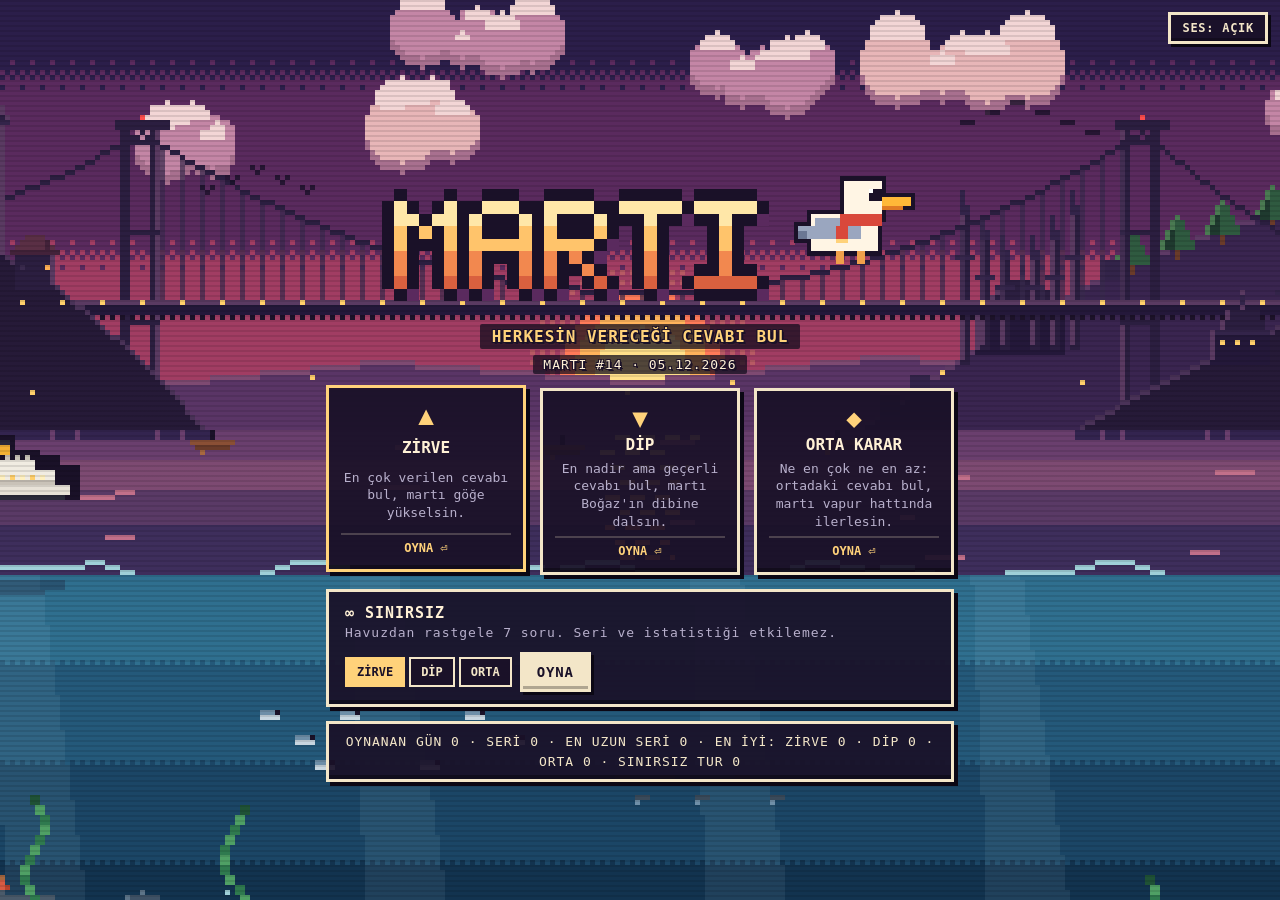
<file: index.html>
<!DOCTYPE html>
<html lang="tr">
<head>
  <meta charset="UTF-8">
  <meta name="viewport" content="width=device-width, initial-scale=1.0">
  <title>MARTI — Türkçe Tahmin Oyunu</title>
  <link rel="stylesheet" href="style.css">
</head>
<body>
  <canvas id="scene" width="384" height="216"></canvas>
  <div class="crt" aria-hidden="true"></div>

  <div id="ui">
    <button id="sound-btn" class="hud-btn sound-btn" type="button">SES: AÇIK</button>

    <!-- 1. ANA MENÜ -->
    <section id="menu" class="screen active" aria-label="Ana Menü">
      <div class="menu-header">
        <canvas id="logo" width="144" height="48"></canvas>
        <p class="menu-subtitle">HERKESİN VERECEĞİ CEVABI BUL</p>
        <p id="menu-day" class="menu-day"></p>
      </div>
      <div id="mode-cards" class="mode-cards"></div>
      <div id="unlimited-card" class="unlimited-card"></div>
      <div id="stats-bar" class="stats-bar"></div>
    </section>

    <!-- 2. GİRİŞ YAZISI -->
    <div id="intro-text" class="intro-text" aria-live="polite"></div>

    <!-- 3. SORU EKRANI -->
    <section id="question" class="screen" aria-label="Soru">
      <div id="zone-badge" class="zone-badge"></div>

      <div id="sign-card" class="sign-card">
        <div class="sign-meta">
          <div id="progress-boxes" class="progress-boxes" aria-label="İlerleme"></div>
          <span id="total-score" class="total-score">0 PUAN</span>
        </div>
        <div id="question-counter" class="question-counter"></div>
        <h2 id="question-text" class="question-text"></h2>
        <p id="question-hint" class="question-hint"></p>
        <div class="timer-row">
          <div id="timer-track" class="timer-track" role="progressbar" aria-valuemin="0" aria-valuemax="30" aria-valuenow="30">
            <div id="timer-fill" class="timer-fill"></div>
          </div>
          <span id="timer-text" class="timer-text">30</span>
        </div>
      </div>

      <div id="esc-confirm" class="esc-confirm" hidden>TURU BIRAK? ENTER: EVET · ESC: HAYIR</div>

      <div id="dock" class="dock">
        <button id="pass-btn" class="pixel-btn btn-pass" type="button">GEÇ</button>
        <div id="info-bar" class="info-bar" role="alert" aria-live="polite"></div>
        <div id="tier-strip" class="tier-strip" hidden></div>
        <div id="input-row" class="input-row">
          <input
            id="answer-input"
            class="answer-input"
            type="text"
            placeholder="CEVABIN…"
            autocomplete="off"
            spellcheck="false"
            maxlength="64"
          >
          <button id="submit-btn" class="pixel-btn btn-primary" type="button">GÖNDER</button>
        </div>
      </div>
    </section>

    <!-- 4. SONUÇ PANELİ -->
    <section id="result" class="screen" aria-label="Sonuç">
      <aside id="result-panel" class="result-panel" aria-live="polite">
        <div id="result-header" class="result-header">
          <div id="result-tier" class="result-tier"></div>
          <div id="result-points" class="result-points"></div>
        </div>
        <p id="result-sentence" class="result-sentence"></p>
        <div class="other-answers-block">
          <div id="list-title" class="other-answers-title"></div>
          <ul id="answers-list" class="answers-list"></ul>
        </div>
        <button id="next-btn" class="pixel-btn btn-primary btn-full" type="button">SONRAKİ SORU ⏎</button>
      </aside>
    </section>

    <!-- 5. SİNEMATİK BİTİŞ -->
    <section id="cinematic" class="screen" aria-label="Bölge Özeti">
      <div id="cine-zone" class="cine-zone"></div>
      <div id="cine-score" class="cine-score"></div>
      <div id="cine-badge" class="cine-badge"></div>
      <div class="cine-prompt">DEVAM İÇİN TIKLA / ENTER</div>
    </section>

    <!-- 6. ÖZET -->
    <section id="summary" class="screen" aria-label="Tur Özeti">
      <div class="summary-panel">
        <div class="summary-col summary-left">
          <div id="summary-title" class="summary-kicker"></div>
          <div id="summary-score" class="summary-score"></div>
          <div id="summary-streak" class="summary-streak"></div>
          <ul id="summary-list" class="summary-list"></ul>
        </div>
        <div class="summary-col summary-right">
          <div class="summary-kicker">BUGÜNKÜ MODLAR</div>
          <div id="summary-modes" class="summary-modes"></div>
          <div class="summary-actions">
            <button id="summary-next-btn" class="pixel-btn btn-primary btn-full" type="button"></button>
            <button id="summary-unlimited-btn" class="pixel-btn btn-secondary btn-full" type="button" hidden>SINIRSIZ OYNA</button>
            <button id="share-btn" class="pixel-btn btn-secondary btn-full" type="button">PAYLAŞ</button>
            <button id="menu-btn" class="pixel-btn btn-secondary btn-full" type="button">ANA MENÜ (ESC)</button>
          </div>
        </div>
      </div>
    </section>

    <div id="debug-box" class="debug-box" hidden></div>
  </div>

  <!-- Klasik script sırası: file:// uyumlu, module YOK -->
  <script src="config.js"></script>
  <script src="data/q01_10.js"></script>
  <script src="data/q11_20.js"></script>
  <script src="data/q21_31.js"></script>
  <script src="data/q32_42.js"></script>
  <script src="matcher.js"></script>
  <script src="font.js"></script>
  <script src="zones.js"></script>
  <script src="scene.js"></script>
  <script src="sound.js"></script>
  <script src="game.js"></script>
</body>
</html>
</file>
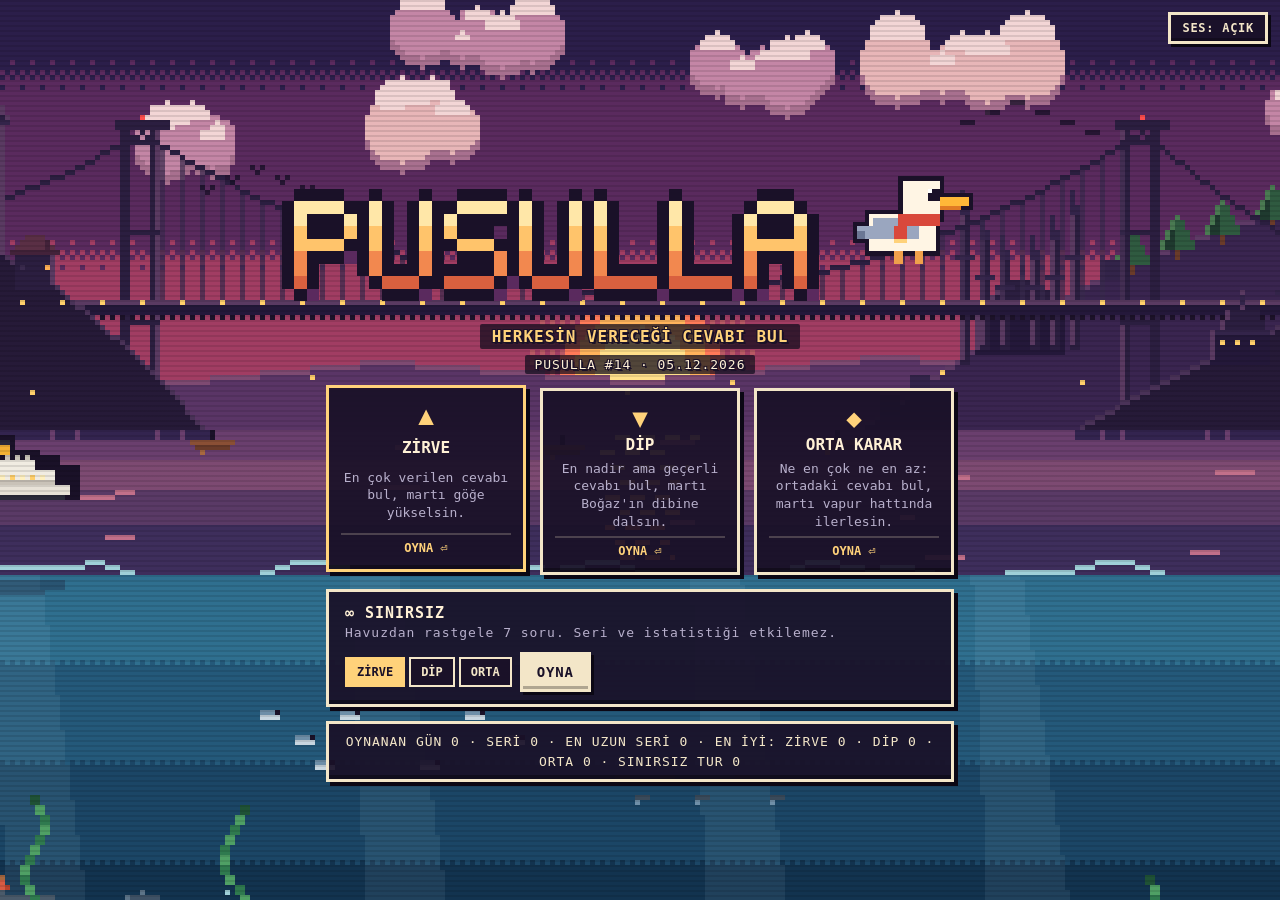
<file: v2/index.html>
<!DOCTYPE html>
<html lang="tr">
<head>
  <meta charset="UTF-8">
  <meta name="viewport" content="width=device-width, initial-scale=1.0">
  <title>PUSULLA — Türkçe Tahmin Oyunu</title>
  <link rel="stylesheet" href="style.css">
</head>
<body>
  <canvas id="scene" width="384" height="216"></canvas>
  <div class="crt" aria-hidden="true"></div>

  <div id="ui">
    <button id="sound-btn" class="hud-btn sound-btn" type="button">SES: AÇIK</button>

    <!-- 1. ANA MENÜ -->
    <section id="menu" class="screen active" aria-label="Ana Menü">
      <div class="menu-header">
        <canvas id="logo" width="180" height="48"></canvas>
        <p class="menu-subtitle">HERKESİN VERECEĞİ CEVABI BUL</p>
        <p id="menu-day" class="menu-day"></p>
      </div>
      <div id="mode-cards" class="mode-cards"></div>
      <div id="unlimited-card" class="unlimited-card"></div>
      <div id="stats-bar" class="stats-bar"></div>
    </section>

    <!-- 2. GİRİŞ YAZISI -->
    <div id="intro-text" class="intro-text" aria-live="polite"></div>

    <!-- 3. SORU EKRANI -->
    <section id="question" class="screen" aria-label="Soru">
      <div id="zone-badge" class="zone-badge"></div>

      <div id="sign-card" class="sign-card">
        <div class="sign-meta">
          <div id="progress-boxes" class="progress-boxes" aria-label="İlerleme"></div>
          <span id="total-score" class="total-score">0 PUAN</span>
        </div>
        <div id="question-counter" class="question-counter"></div>
        <h2 id="question-text" class="question-text"></h2>
        <p id="question-hint" class="question-hint"></p>
        <div class="timer-row">
          <div id="timer-track" class="timer-track" role="progressbar" aria-valuemin="0" aria-valuemax="30" aria-valuenow="30">
            <div id="timer-fill" class="timer-fill"></div>
          </div>
          <span id="timer-text" class="timer-text">30</span>
        </div>
      </div>

      <div id="esc-confirm" class="esc-confirm" hidden>TURU BIRAK? ENTER: EVET · ESC: HAYIR</div>

      <div id="dock" class="dock">
        <button id="pass-btn" class="pixel-btn btn-pass" type="button">GEÇ</button>
        <div id="info-bar" class="info-bar" role="alert" aria-live="polite"></div>
        <div id="tier-strip" class="tier-strip" hidden></div>
        <div id="input-row" class="input-row">
          <input
            id="answer-input"
            class="answer-input"
            type="text"
            placeholder="CEVABIN…"
            autocomplete="off"
            spellcheck="false"
            maxlength="64"
          >
          <button id="submit-btn" class="pixel-btn btn-primary" type="button">GÖNDER</button>
        </div>
      </div>
    </section>

    <!-- 4. SONUÇ PANELİ -->
    <section id="result" class="screen" aria-label="Sonuç">
      <aside id="result-panel" class="result-panel" aria-live="polite">
        <div id="result-header" class="result-header">
          <div id="result-tier" class="result-tier"></div>
          <div id="result-points" class="result-points"></div>
        </div>
        <p id="result-sentence" class="result-sentence"></p>
        <div class="other-answers-block">
          <div id="list-title" class="other-answers-title"></div>
          <ul id="answers-list" class="answers-list"></ul>
        </div>
        <button id="next-btn" class="pixel-btn btn-primary btn-full" type="button">SONRAKİ SORU ⏎</button>
      </aside>
    </section>

    <!-- 5. SİNEMATİK BİTİŞ -->
    <section id="cinematic" class="screen" aria-label="Bölge Özeti">
      <div id="cine-zone" class="cine-zone"></div>
      <div id="cine-score" class="cine-score"></div>
      <div id="cine-badge" class="cine-badge"></div>
      <div class="cine-prompt">DEVAM İÇİN TIKLA / ENTER</div>
    </section>

    <!-- 6. ÖZET -->
    <section id="summary" class="screen" aria-label="Tur Özeti">
      <div class="summary-panel">
        <div class="summary-col summary-left">
          <div id="summary-title" class="summary-kicker"></div>
          <div id="summary-score" class="summary-score"></div>
          <div id="summary-streak" class="summary-streak"></div>
          <ul id="summary-list" class="summary-list"></ul>
        </div>
        <div class="summary-col summary-right">
          <div class="summary-kicker">BUGÜNKÜ MODLAR</div>
          <div id="summary-modes" class="summary-modes"></div>
          <div class="summary-actions">
            <button id="summary-next-btn" class="pixel-btn btn-primary btn-full" type="button"></button>
            <button id="summary-unlimited-btn" class="pixel-btn btn-secondary btn-full" type="button" hidden>SINIRSIZ OYNA</button>
            <button id="share-btn" class="pixel-btn btn-secondary btn-full" type="button">PAYLAŞ</button>
            <button id="menu-btn" class="pixel-btn btn-secondary btn-full" type="button">ANA MENÜ (ESC)</button>
          </div>
        </div>
      </div>
    </section>

    <div id="debug-box" class="debug-box" hidden></div>
  </div>

  <!-- Klasik script sırası: file:// uyumlu, module YOK -->
  <script src="config.js"></script>
  <script src="data/q01_10.js"></script>
  <script src="data/q11_20.js"></script>
  <script src="data/q21_31.js"></script>
  <script src="data/q32_42.js"></script>
  <script src="matcher.js"></script>
  <script src="font.js"></script>
  <script src="zones.js"></script>
  <script src="scene.js"></script>
  <script src="sound.js"></script>
  <script src="game.js"></script>
</body>
</html>
</file>
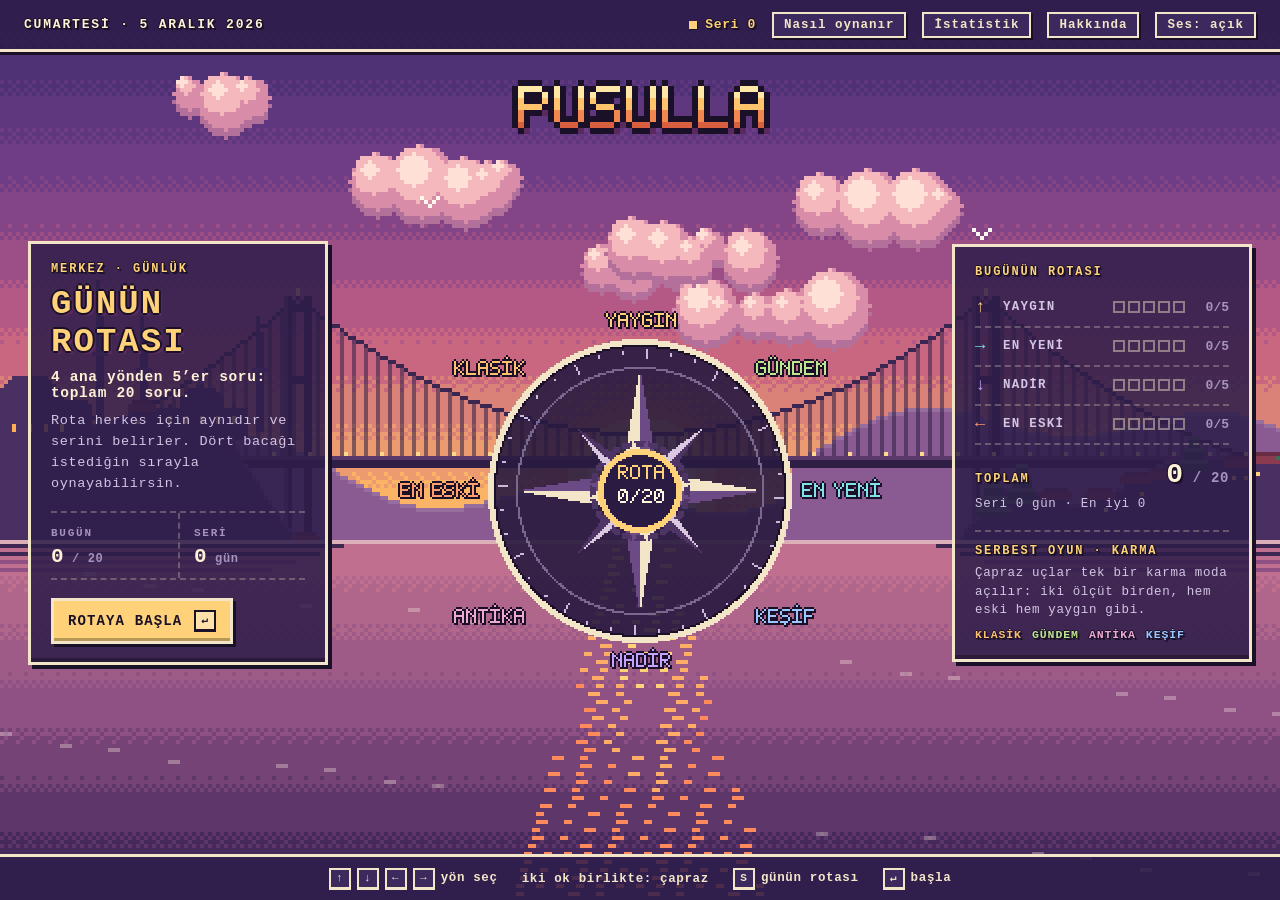
<file: v3/index.html>
<!DOCTYPE html>
<html lang="tr">
<head>
  <meta charset="utf-8">
  <meta name="viewport" content="width=device-width, initial-scale=1">
  <title>PUSULLA</title>
  <!-- BEGIN GORSEL -->
  <!-- GORSEL:BASLA -->
  <link rel="stylesheet" href="style.css">
  <script src="ui/core.js"></script>
  <script src="ui/pixfont.js"></script>
  <script src="scenes/core.js"></script>
  <script src="scenes/bosphorus.js"></script>
  <script src="scenes/themes.js"></script>
  <script src="scenes/bg_a.js"></script>
  <script src="scenes/bg_b.js"></script>
  <script src="scenes/bg_c.js"></script>
  <script src="scenes/bg_d.js"></script>
  <script src="scenes/bg_e.js"></script>
  <script src="scenes/bg_f.js"></script>
  <script src="scenes/walker.js"></script>
  <script src="ui/logo.js"></script>
  <script src="ui/rose.js"></script>
  <script src="ui/menu.js"></script>
  <script src="ui/charts.js"></script>
  <script src="ui/tiers.js"></script>
  <script src="ui/question.js"></script>
  <script src="ui/screens.js"></script>
  <script src="ui/overlay.js"></script>
  <!-- GORSEL:BITIR -->
  <!-- END GORSEL -->
</head>
<body data-phase="menu" data-mode="" data-era="simdi">
  <div id="app"></div>

  <script src="bus.js"></script>
  <script src="config.js"></script>
  <script src="store.js"></script>
  <script src="matcher.js"></script>
  <script src="engine.js"></script>
  <script src="daily.js"></script>
  <script src="data/_meta.js"></script>
  <script src="data/pool/ada.js"></script>
  <script src="data/pool/ankara_ilce.js"></script>
  <script src="data/pool/antik_kent_tr.js"></script>
  <script src="data/pool/antik_uygarlik.js"></script>
  <script src="data/pool/avrupa_kulubu.js"></script>
  <script src="data/pool/baharat.js"></script>
  <script src="data/pool/baskent.js"></script>
  <script src="data/pool/bilgisayar_donanimi.js"></script>
  <script src="data/pool/bilim_insani.js"></script>
  <script src="data/pool/bm_genel_sekreter.js"></script>
  <script src="data/pool/corba.js"></script>
  <script src="data/pool/cumhurbaskani.js"></script>
  <script src="data/pool/dag.js"></script>
  <script src="data/pool/degerli_tas.js"></script>
  <script src="data/pool/deniz_okyanus.js"></script>
  <script src="data/pool/dk_sampiyon.js"></script>
  <script src="data/pool/dosya_uzantisi.js"></script>
  <script src="data/pool/dunya_harikasi.js"></script>
  <script src="data/pool/dunya_sehri.js"></script>
  <script src="data/pool/element.js"></script>
  <script src="data/pool/f1_pilotu.js"></script>
  <script src="data/pool/film.js"></script>
  <script src="data/pool/gezegen.js"></script>
  <script src="data/pool/gunes_uydu.js"></script>
  <script src="data/pool/havayolu.js"></script>
  <script src="data/pool/hayvan.js"></script>
  <script src="data/pool/icat.js"></script>
  <script src="data/pool/icecek.js"></script>
  <script src="data/pool/insan_organi.js"></script>
  <script src="data/pool/isletim_sistemi.js"></script>
  <script src="data/pool/ist_ilce.js"></script>
  <script src="data/pool/ist_muze.js"></script>
  <script src="data/pool/kahvaltilik.js"></script>
  <script src="data/pool/klasik_besteci.js"></script>
  <script src="data/pool/meslek.js"></script>
  <script src="data/pool/meyve.js"></script>
  <script src="data/pool/milli_park_tr.js"></script>
  <script src="data/pool/muzik_aleti.js"></script>
  <script src="data/pool/muzik_turu.js"></script>
  <script src="data/pool/nba_takimi.js"></script>
  <script src="data/pool/nehir.js"></script>
  <script src="data/pool/olimpiyat_sehri.js"></script>
  <script src="data/pool/osmanli_padisahi.js"></script>
  <script src="data/pool/otomobil_markasi.js"></script>
  <script src="data/pool/oyun_konsolu.js"></script>
  <script src="data/pool/para_birimi.js"></script>
  <script src="data/pool/peynir_cesidi.js"></script>
  <script src="data/pool/pixar.js"></script>
  <script src="data/pool/prog_dili.js"></script>
  <script src="data/pool/sarki.js"></script>
  <script src="data/pool/savas_antlasma.js"></script>
  <script src="data/pool/sebze.js"></script>
  <script src="data/pool/sinan_yapisi.js"></script>
  <script src="data/pool/sosyal_medya.js"></script>
  <script src="data/pool/spor_dali.js"></script>
  <script src="data/pool/spor_ekipmani.js"></script>
  <script src="data/pool/super_lig.js"></script>
  <script src="data/pool/takimyildiz.js"></script>
  <script src="data/pool/tarayici.js"></script>
  <script src="data/pool/tatli.js"></script>
  <script src="data/pool/telefon_markasi.js"></script>
  <script src="data/pool/tr_il.js"></script>
  <script src="data/pool/turk_dizisi.js"></script>
  <script src="data/pool/turk_filmi.js"></script>
  <script src="data/pool/turk_kebabi.js"></script>
  <script src="data/pool/turk_markasi.js"></script>
  <script src="data/pool/turk_muzik_grubu.js"></script>
  <script src="data/pool/turk_universitesi.js"></script>
  <script src="data/pool/ulke.js"></script>
  <script src="data/pool/uzay_sondasi.js"></script>
  <script src="data/pool/video_oyunu.js"></script>
  <script src="data/pool/yapay_zeka.js"></script>
  <script src="data/q_demo.js"></script>
  <script src="data/q_demo2.js"></script>
  <!-- BEGIN SES -->
  <!-- SES:BASLA -->
  <script src="sound.js"></script>
  <!-- SES:BITIR -->
  <!-- END SES -->
  <script src="game.js"></script>
  <script src="ui_stub.js"></script>
</body>
</html>
</file>
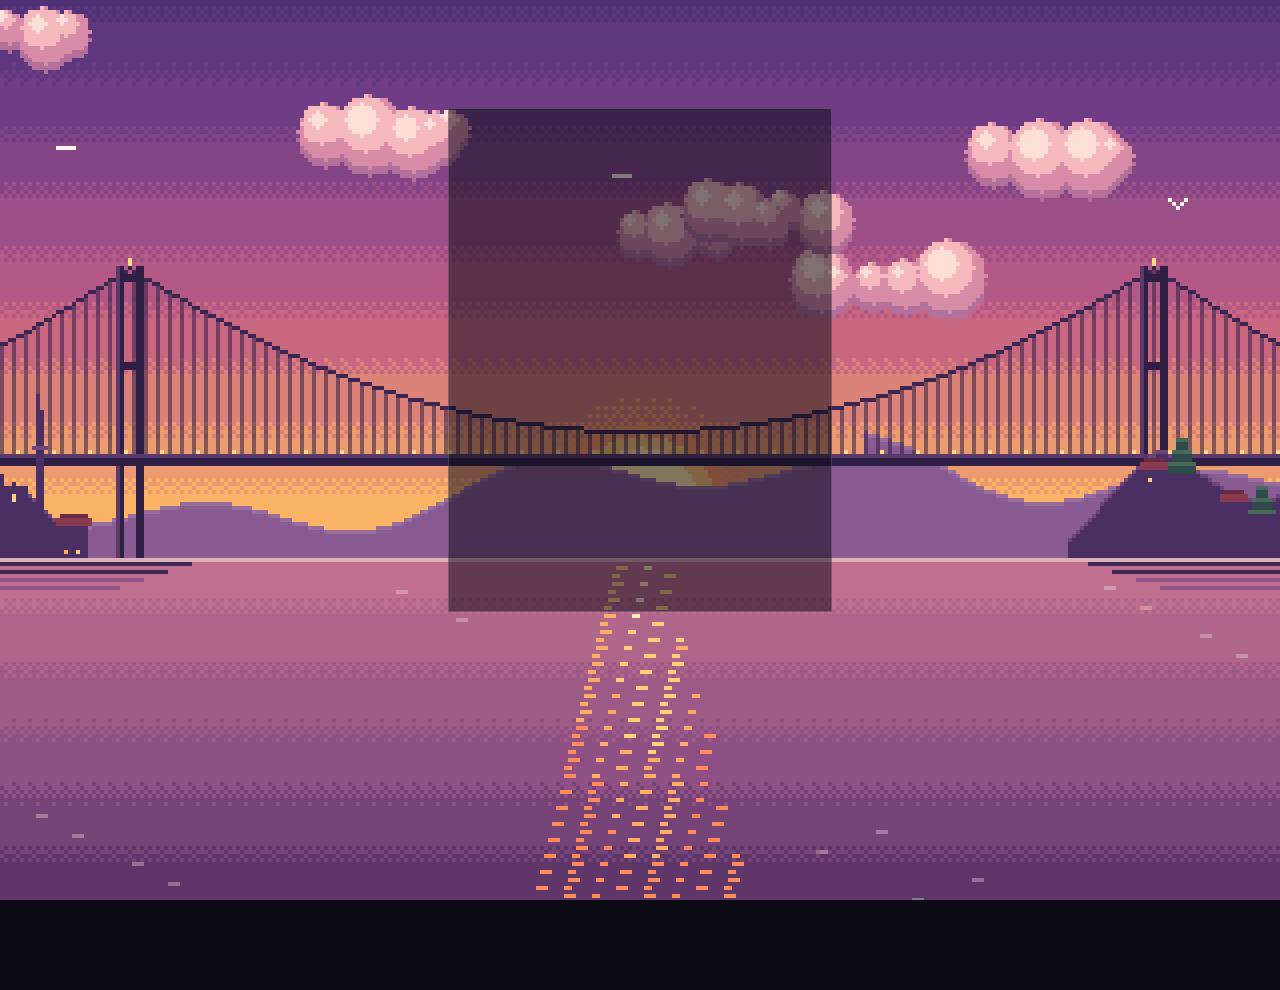
<file: v3/tools/scene_preview.html>
<!DOCTYPE html>
<html lang="tr">
<head>
  <meta charset="utf-8">
  <title>PUSULLA Sahne Önizleme</title>
  <style>
    * { box-sizing: border-box; margin: 0; padding: 0; }
    html, body {
      width: 100%;
      height: 100%;
      background: #0d0c14;
      color: #f4efe6;
      font-family: Consolas, Monaco, monospace;
      overflow: hidden;
    }
    #err {
      position: fixed;
      left: 8px;
      bottom: 8px;
      z-index: 9999;
      background: rgba(140, 20, 20, 0.92);
      color: #ffdede;
      padding: 8px 12px;
      font-size: 13px;
      max-width: 90vw;
      white-space: pre-wrap;
      border: 1px solid #ff6b6b;
      display: none;
    }
    #err:not(:empty) { display: block; }

    #single-wrap {
      position: relative;
      width: 100vw;
      height: 100vh;
      display: flex;
      align-items: center;
      justify-content: center;
    }
    #single-wrap canvas {
      image-rendering: pixelated;
      image-rendering: crisp-edges;
      display: block;
    }

    #grid-wrap {
      display: grid;
      grid-template-columns: 960px 960px;
      grid-template-rows: 540px 540px;
      width: 1920px;
      height: 1080px;
    }
    .tile {
      position: relative;
      width: 960px;
      height: 540px;
      background: #14121d;
      border: 1px solid rgba(255, 255, 255, 0.08);
      overflow: hidden;
    }
    .tile canvas {
      width: 100%;
      height: 100%;
      image-rendering: pixelated;
      image-rendering: crisp-edges;
      display: block;
    }
    .tile-label {
      position: absolute;
      top: 8px;
      left: 8px;
      z-index: 20;
      background: rgba(10, 8, 18, 0.78);
      color: #fff4d8;
      padding: 4px 8px;
      font-size: 13px;
      border: 1px solid rgba(255, 255, 255, 0.2);
      pointer-events: none;
    }
    .panel-mock {
      position: absolute;
      left: 35%;
      width: 30%;
      top: 12%;
      height: 56%;
      background: rgba(12, 10, 24, 0.52);
      border: 1px solid rgba(255, 255, 255, 0.16);
      z-index: 10;
      pointer-events: none;
    }
  </style>
</head>
<body>
  <pre id="err"></pre>
  <div id="root"></div>

  <script src="../scenes/core.js"></script>
  <script src="../scenes/bosphorus.js"></script>
  <script src="../scenes/themes.js"></script>
  <script src="../scenes/walker.js"></script>
  <script>
    (function () {
      'use strict';
      var errEl = document.getElementById('err');
      var rootEl = document.getElementById('root');
      var errors = [];

      function pushErr(msg) {
        errors.push(String(msg));
        errEl.textContent = errors.join('\n');
        document.title = 'ERR';
      }

      window.onerror = function (msg, src, line, col) {
        pushErr((src || 'script') + ':' + line + ':' + col + ' ' + msg);
      };

      var qs = new URLSearchParams(window.location.search);
      var sceneParam = qs.get('scene');
      var gridParam = qs.get('grid');
      var filesParam = qs.get('files');
      var vw = parseInt(qs.get('vw') || '1920', 10);
      var vh = parseInt(qs.get('vh') || '1080', 10);
      var tVal = parseFloat(qs.get('t') || '2.0');
      var showPanel = qs.get('panel') !== '0';
      var showRoad = qs.get('road') !== '0';

      var defaultBg = ['bg_a.js', 'bg_b.js', 'bg_c.js', 'bg_d.js', 'bg_e.js', 'bg_f.js'];
      var files = filesParam
        ? filesParam.split(',').map(function (s) { return s.trim(); }).filter(Boolean)
        : defaultBg;

      function loadScriptsSequentially(list, idx, done) {
        if (idx >= list.length) { done(); return; }
        var sc = document.createElement('script');
        sc.src = '../scenes/' + list[idx];
        sc.onload = function () { loadScriptsSequentially(list, idx + 1, done); };
        sc.onerror = function () { loadScriptsSequentially(list, idx + 1, done); }; // Eksik bg_*.js atlanır
        document.body.appendChild(sc);
      }

      function computeGrid(w, h) {
        var S = Math.max(2, Math.round(h / 250));
        var W = Math.ceil(w / S);
        var H = Math.ceil(h / S);
        var PAD = Math.ceil(0.08 * W);
        return {
          G: { W: W, H: H, S: S },
          G2: { W: W + 2 * PAD, H: H, S: S },
          PAD: PAD
        };
      }

      function renderSceneToCanvas(id, targetCanvas, w, h) {
        var Svc = window.PUSULLA && window.PUSULLA.scene;
        if (!Svc || !Svc.themes) { pushErr('PUSULLA.scene yuklenemedi'); return; }
        var th = Svc.themes[id];
        if (!th) { pushErr('KAYITLI DEĞİL: ' + id); return; }

        var dims = computeGrid(w, h);
        var G = dims.G;
        var G2 = dims.G2;
        var PAD = dims.PAD;

        var off = document.createElement('canvas');
        off.width = G2.W;
        off.height = G2.H;
        var offCtx = off.getContext('2d');
        offCtx.imageSmoothingEnabled = false;

        var st = {};
        try {
          st = th.build(offCtx, G2, Svc.util) || {};
        } catch (e) {
          pushErr('build(' + id + '): ' + (e && e.message ? e.message : e));
          return;
        }
        if (th.frame) {
          try {
            th.frame(offCtx, G2, tVal, st, Svc.util);
          } catch (e) {
            pushErr('frame(' + id + '): ' + (e && e.message ? e.message : e));
            return;
          }
        }

        targetCanvas.width = G.W;
        targetCanvas.height = G.H;
        var ctx = targetCanvas.getContext('2d');
        ctx.imageSmoothingEnabled = false;
        ctx.drawImage(off, PAD, 0, G.W, G.H, 0, 0, G.W, G.H);

        if (showRoad && Svc.walker && Svc.walker.road) {
          var feetY = G.H - Math.ceil(46 / G.S) - 4;
          try {
            Svc.walker.road(ctx, G, feetY, 0, id);
          } catch (e) {
            pushErr('road(' + id + '): ' + (e && e.message ? e.message : e));
          }
        }
      }

      function getRangeText(id) {
        var Svc = window.PUSULLA && window.PUSULLA.scene;
        if (!Svc || !Svc.PICK_BY_YEAR) return '';
        var arr = Svc.PICK_BY_YEAR;
        for (var i = 0; i < arr.length; i++) {
          if (arr[i][1] === id) {
            var min = i === 0 ? '-∞' : String(arr[i - 1][0]);
            var max = arr[i][0] === Infinity ? '+∞' : String(arr[i][0] - 1);
            return '[' + min + ',' + max + ']';
          }
        }
        return '';
      }

      function run() {
        var Svc = window.PUSULLA && window.PUSULLA.scene;
        if (gridParam !== null) {
          var items = gridParam.split(',').map(function (s) { return s.trim(); });
          while (items.length < 4) items.push('');
          items = items.slice(0, 4);

          var wrap = document.createElement('div');
          wrap.id = 'grid-wrap';
          items.forEach(function (id) {
            var tile = document.createElement('div');
            tile.className = 'tile';
            if (id) {
              var cv = document.createElement('canvas');
              renderSceneToCanvas(id, cv, vw, vh);
              tile.appendChild(cv);
              if (showPanel) {
                var pm = document.createElement('div');
                pm.className = 'panel-mock';
                tile.appendChild(pm);
              }
              var lbl = document.createElement('div');
              lbl.className = 'tile-label';
              var labelTxt = (Svc && Svc.labels && Svc.labels[id]) || id.toUpperCase();
              var rangeTxt = getRangeText(id);
              lbl.textContent = rangeTxt ? (id + ' · ' + rangeTxt + ' · ' + labelTxt) : (id + ' · ' + labelTxt);
              tile.appendChild(lbl);
            }
            wrap.appendChild(tile);
          });
          rootEl.appendChild(wrap);
        } else {
          var id = sceneParam || 'bogaz';
          var swrap = document.createElement('div');
          swrap.id = 'single-wrap';
          var cv = document.createElement('canvas');
          renderSceneToCanvas(id, cv, vw, vh);
          var dims = computeGrid(vw, vh);
          cv.style.width = (dims.G.W * dims.G.S) + 'px';
          cv.style.height = (dims.G.H * dims.G.S) + 'px';
          swrap.appendChild(cv);
          if (showPanel) {
            var pm = document.createElement('div');
            pm.className = 'panel-mock';
            swrap.appendChild(pm);
          }
          rootEl.appendChild(swrap);
        }
        if (!errors.length) document.title = 'OK';
      }

      loadScriptsSequentially(files, 0, run);
    })();
  </script>
</body>
</html>
</file>
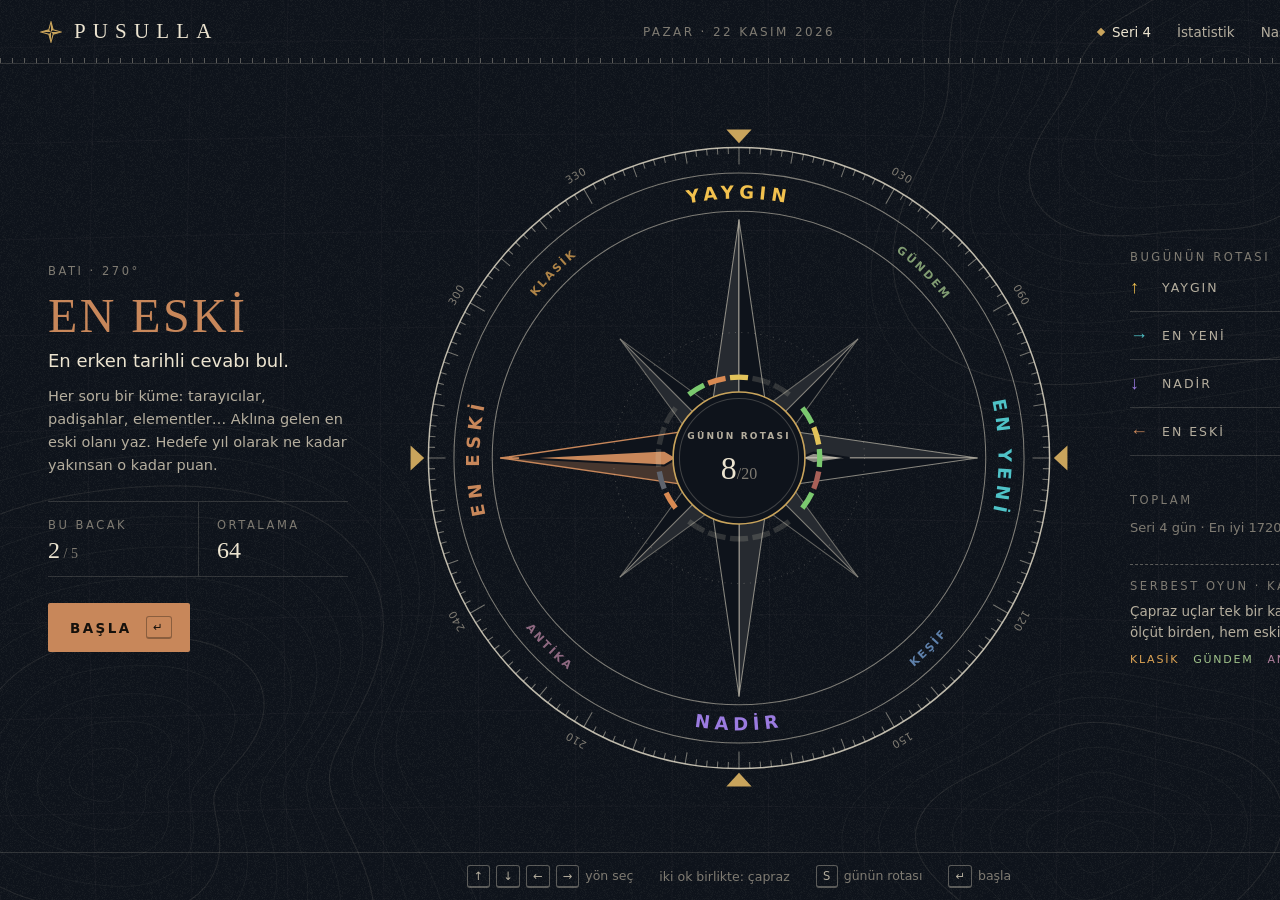
<file: v3/shots/gorsel/taslak/yon_a.html>
<!doctype html>
<html lang="tr">
<head>
<meta charset="utf-8">
<meta name="viewport" content="width=device-width, initial-scale=1">
<title>PUSULLA — Yön A: Gece seyir aleti</title>
<style>
:root{
  --bg:#0e131b; --ink:#ece4d0; --ink-2:#b5ae9e; --ink-3:#7f7b72;
  --line:rgba(236,228,208,.16); --line-2:rgba(236,228,208,.34);
  --brass:#c9a45c; --rose-a:#262a30;
  --mode-yaygin:#f2c14e; --mode-nadir:#9b7be0; --mode-eski:#c8875a; --mode-yeni:#4fc3c7;
  --mode-klasik:#dda454; --mode-gundem:#a0c28a; --mode-antika:#b1819d; --mode-kesif:#759fd3;
  --tier-tam:#7bc96f; --tier-cokyakin:#e2c35a; --tier-yakin:#d98a52; --tier-uzak:#a86058; --tier-zayif:#5f646e;
  --ok:#7bc96f; --bad:#e2685c;
  --serif:Georgia,"Times New Roman",serif; --sans:"Segoe UI",system-ui,sans-serif;
  --accent:var(--mode-eski);
}
*{box-sizing:border-box}
html,body{margin:0;height:100%}
body{background:var(--bg);color:var(--ink);font-family:var(--sans);overflow:hidden;
  font-variant-numeric:tabular-nums;-webkit-font-smoothing:antialiased}
canvas.bg{position:fixed;inset:0;width:100%;height:100%;z-index:0}
.screen{position:relative;z-index:1;height:100vh;display:none;grid-template-rows:64px 1fr 48px}
body[data-s="menu"] .screen--menu,body[data-s="soru"] .screen--soru{display:grid}

/* ---------- ust serit ---------- */
.top{display:grid;grid-template-columns:1fr auto 1fr;align-items:center;padding:0 40px;position:relative;border-bottom:1px solid var(--line)}
.top::after{content:"";position:absolute;left:0;right:0;bottom:0;height:5px;
  background:repeating-linear-gradient(90deg,var(--line-2) 0 1px,transparent 1px 12px)}
.brand{display:flex;align-items:center;gap:12px;font-family:var(--serif);font-size:21px;letter-spacing:.34em}
.brand svg{width:22px;height:22px}
.date{font-size:12px;letter-spacing:.2em;color:var(--ink-3)}
.nav{justify-self:end;display:flex;align-items:center;gap:26px;font-size:13.5px;color:var(--ink-2)}
.nav a{color:inherit;text-decoration:none}
.nav .streak{color:var(--ink);display:flex;align-items:center;gap:8px}
.nav .streak i{width:6px;height:6px;background:var(--brass);transform:rotate(45deg);display:inline-block}

/* ---------- alt kisayol seridi ---------- */
.keys{display:flex;align-items:center;justify-content:center;gap:26px;font-size:12.5px;color:var(--ink-3);border-top:1px solid var(--line);position:relative}
.keys .asof{position:absolute;right:40px;letter-spacing:.08em}
kbd{display:inline-block;min-width:22px;padding:2px 6px;margin-right:6px;border:1px solid var(--line-2);border-bottom-width:2px;
  border-radius:3px;font:11.5px var(--sans);color:var(--ink-2);text-align:center;line-height:16px}

/* ---------- pusula gulu ---------- */
.rose{display:block;width:100%;height:100%;overflow:visible}
.rl{fill:none;stroke:var(--ink);stroke-opacity:.5;stroke-width:1}
.rl-strong{stroke-opacity:.8;stroke-width:1.4}
.rl-tick{stroke-opacity:.45}
.rl-faint{stroke-opacity:.22}
.rose-bezel{animation:spin 360s linear infinite}
@keyframes spin{to{transform:rotate(360deg)}}
.rose-deg{font:10px var(--sans);fill:var(--ink-3);text-anchor:middle;dominant-baseline:middle;letter-spacing:.06em}
.rose-mark{fill:var(--brass)}
.rose-label--main{font:600 17px var(--sans);letter-spacing:.28em}
.rose-label--mix{font:600 10.5px var(--sans);letter-spacing:.22em;opacity:.78}
.rose-label.is-focus{font-weight:700}
.rose-half{stroke:var(--ink);stroke-opacity:.55;stroke-width:1;stroke-linejoin:round}
.rose-half--a{fill:var(--rose-a)}
.rose-half--b{fill:var(--bg)}
.rose-pt--mix .rose-half{stroke-opacity:.38}
.rose-pt.is-focus .rose-half{stroke:var(--c);stroke-opacity:1;stroke-width:1.3}
.rose-pt.is-focus .rose-half--a{fill:color-mix(in srgb,var(--c) 30%,var(--bg))}
.rose-needle{transition:transform .25s cubic-bezier(.3,1.6,.5,1)}
.needle-n{fill:var(--c);stroke:var(--bg);stroke-width:2;stroke-linejoin:round}
.needle-s{fill:var(--ink);fill-opacity:.55;stroke:var(--bg);stroke-width:2}
.seg{fill:none;stroke:var(--ink);stroke-opacity:.16;stroke-width:5}
.seg--done{stroke-opacity:1}
.rose--badge .rl{stroke-width:5;stroke-opacity:.7}
.rose--badge .rl-tick{display:none}
.rose--badge .rose-half{stroke-width:4}
.rose--badge .needle-n,.rose--badge .needle-s{stroke-width:5}
.rose-cap{fill:var(--bg);stroke:var(--brass);stroke-width:1.5}
.cap-over{font:600 8.5px var(--sans);letter-spacing:.24em;fill:var(--ink-2);text-anchor:middle}
.cap-num{font:30px var(--serif);fill:var(--ink);text-anchor:middle}
.cap-of{font-size:15px;fill:var(--ink-3)}
.cap-key{font:9px var(--sans);letter-spacing:.2em;fill:var(--ink-3);text-anchor:middle}
@media (prefers-reduced-motion:reduce){.rose-bezel{animation:none}.rose-needle{transition:none}}

/* ---------- menu ---------- */
.menu{display:grid;grid-template-columns:1fr min(78vh,820px) 1fr;align-items:center;gap:40px;padding:0 48px}
.rose-wrap{width:min(78vh,820px);height:min(78vh,820px)}
.over{font-size:11.5px;letter-spacing:.22em;color:var(--ink-3)}
.focus-info{justify-self:end;width:300px}
.mode-title{font:normal 48px/1 var(--serif);letter-spacing:.05em;color:var(--accent);margin:14px 0 10px}
.mode-goal{font-size:18px;color:var(--ink)}
.desc{font-size:14.5px;line-height:1.6;color:var(--ink-2);margin:14px 0 24px}
.facts{display:grid;grid-template-columns:1fr 1fr;border-top:1px solid var(--line);border-bottom:1px solid var(--line);margin:0 0 26px}
.facts div{padding:12px 0}
.facts div+div{padding-left:18px;border-left:1px solid var(--line)}
.facts b{display:block;font:normal 24px var(--serif);margin-top:4px}
.facts b small{font-size:14px;color:var(--ink-3)}
.btn{display:inline-flex;align-items:center;gap:14px;font:600 13.5px var(--sans);letter-spacing:.18em;border-radius:2px;cursor:pointer}
.btn-primary{background:var(--accent);color:#16110c;border:0;padding:13px 18px 13px 22px}
.btn-primary kbd{margin:0;border-color:rgba(22,17,12,.35);color:#16110c}
.btn:focus-visible,.pip:focus-visible,.answer input:focus-visible{outline:2px solid var(--ink);outline-offset:3px}
.log{justify-self:start;width:300px}
.leg{display:grid;grid-template-columns:20px 1fr auto 40px;align-items:center;gap:12px;padding:13px 0;border-bottom:1px solid var(--line)}
.leg:first-of-type{margin-top:12px;border-top:1px solid var(--line)}
.leg .ar{font:18px var(--serif)}
.leg .nm{font-size:12.5px;letter-spacing:.16em;color:var(--ink-2)}
.sq{display:flex;gap:4px}
.sq i{width:13px;height:13px;border:1px solid var(--line-2);display:block}
.sq i[data-t]{border:0}
.leg .pt{font:16px var(--serif);text-align:right}
.leg .pt.none{color:var(--ink-3)}
.total{display:flex;align-items:baseline;justify-content:space-between;margin:18px 0 6px}
.total b{font:normal 34px var(--serif)}
.total b small{font-size:16px;color:var(--ink-3)}
.sub{font-size:13px;color:var(--ink-3);line-height:1.6}
.karma{margin-top:26px;padding-top:14px;border-top:1px dashed var(--line-2)}
.karma p{margin:8px 0 0;font-size:13.5px;line-height:1.55;color:var(--ink-2)}
.karma .chips{display:flex;gap:14px;margin-top:10px;font-size:11px;letter-spacing:.16em}

/* ---------- soru ---------- */
.qtop{display:grid;grid-template-columns:1fr auto 1fr;align-items:center;padding:0 40px;position:relative;border-bottom:1px solid var(--line)}
.modebadge{display:flex;align-items:center;gap:14px}
.modebadge .mini{width:46px;height:46px}
.modebadge b{display:block;font:normal 20px var(--serif);letter-spacing:.08em;color:var(--accent)}
.modebadge span{font-size:12.5px;color:var(--ink-2)}
.pips{display:flex;gap:8px}
.pip{width:28px;height:28px;border:1px solid var(--line-2);border-radius:2px;display:grid;place-items:center;font-size:11.5px;color:var(--ink-3)}
.pip[data-t]{border:0;color:#14110c;font-weight:600}
.pip.now{border:2px solid var(--accent);color:var(--accent);font-weight:700}
.qstats{justify-self:end;display:flex;gap:30px}
.qstats div{text-align:right}
.qstats b{display:block;font:normal 21px var(--serif)}
.qstats b small{font-size:13px;color:var(--ink-3)}
.qmain{display:flex;flex-direction:column;align-items:center}
.qbody{flex:1;display:flex;flex-direction:column;align-items:center;justify-content:center;padding-bottom:40px}
.timer{width:760px;display:grid;grid-template-columns:1fr auto;gap:22px;align-items:end;margin-top:26px}
.track{position:relative;height:14px;border-bottom:1px solid var(--line-2)}
.track::before{content:"";position:absolute;left:0;right:0;bottom:0;height:6px;
  background:repeating-linear-gradient(90deg,var(--line-2) 0 1px,transparent 1px calc(100%/30))}
.track::after{content:"";position:absolute;left:0;right:0;bottom:0;height:12px;
  background:repeating-linear-gradient(90deg,var(--ink-3) 0 1px,transparent 1px calc(100%/6))}
.fill{position:absolute;left:0;bottom:-1px;height:4px;background:var(--accent);z-index:1}
.secs{font:normal 32px/1 var(--serif);min-width:64px;text-align:right}
.secs small{font:12px var(--sans);color:var(--ink-3);margin-left:4px}
.q{text-align:center}
.q-line{font-family:var(--serif);font-size:34px;color:var(--ink-2);display:flex;justify-content:center;align-items:baseline;gap:22px}
.q-line .subj{font-size:74px;color:var(--ink);letter-spacing:.05em}
.scope{margin-top:14px;font-size:14px;color:var(--ink-3);letter-spacing:.03em}
.scope b{font-weight:600;color:var(--ink-2)}
.answer{width:760px;margin-top:46px;display:flex;align-items:center;gap:16px;border-bottom:2px solid var(--accent)}
.answer input{flex:1;background:transparent;border:0;color:var(--ink);font:30px var(--serif);padding:10px 0;caret-color:var(--accent)}
.answer input::placeholder{color:var(--ink-3)}
.btn-ghost{background:transparent;border:1px solid var(--brass);color:var(--brass);padding:9px 12px 9px 16px}
.btn-ghost kbd{margin:0;border-color:rgba(201,164,92,.5);color:var(--brass)}
.aux{width:760px;display:flex;justify-content:space-between;margin-top:12px;font-size:13px;color:var(--ink-3)}
.aux .pass{opacity:.6}
.fbs{width:760px;margin-top:28px;min-height:112px;display:flex;flex-direction:column;gap:10px}
.fb{display:flex;align-items:center;gap:16px;padding:13px 16px;border-left:2px solid var(--brass);background:rgba(236,228,208,.04);font-size:15.5px;color:var(--ink)}
.fb .tx{flex:1}
.fb .tx b{font-family:var(--serif);font-weight:normal;font-size:18px;color:var(--ink)}
.fb .tx q{color:var(--ink-2)}
.fb .tx small{display:block;font-size:12.5px;color:var(--ink-3);margin-bottom:3px}
.fb .acts{display:flex;gap:10px}
.fb .acts .btn{font-size:12px;padding:6px 10px}
.btn-ok{background:var(--brass);color:#16110c;border:0}
.btn-ok kbd{margin:0;border-color:rgba(22,17,12,.35);color:#16110c}
.btn-no{background:transparent;color:var(--ink-2);border:1px solid var(--line-2)}
.btn-no kbd{margin:0}
.fb--bad{border-left-color:var(--bad);color:var(--ink-2);font-size:14px;padding:9px 16px;background:transparent}
.fb--bad .x{color:var(--bad);font-weight:700}
</style>
</head>
<body data-s="menu">
<canvas class="bg" id="bg"></canvas>

<!-- ================= MENU ================= -->
<section class="screen screen--menu">
  <header class="top">
    <div class="brand"><svg viewBox="-12 -12 24 24" aria-hidden="true"><path d="M0,-11 L2.4,-2.4 L11,0 L2.4,2.4 L0,11 L-2.4,2.4 L-11,0 L-2.4,-2.4Z" fill="none" stroke="#c9a45c" stroke-width="1.2"/><path d="M0,-11 L2.4,-2.4 L0,0Z M11,0 L2.4,2.4 L0,0Z M0,11 L-2.4,2.4 L0,0Z M-11,0 L-2.4,-2.4 L0,0Z" fill="#c9a45c"/></svg>PUSULLA</div>
    <div class="date">PAZAR · 22 KASIM 2026</div>
    <nav class="nav"><span class="streak"><i></i>Seri 4</span><a href="#">İstatistik</a><a href="#">Nasıl oynanır</a><a href="#">Hakkında</a></nav>
  </header>

  <main class="menu">
    <section class="focus-info">
      <div class="over">BATI · 270°</div>
      <h1 class="mode-title">EN ESKİ</h1>
      <div class="mode-goal">En erken tarihli cevabı bul.</div>
      <p class="desc">Her soru bir küme: tarayıcılar, padişahlar, elementler… Aklına gelen en eski olanı yaz. Hedefe yıl olarak ne kadar yakınsan o kadar puan.</p>
      <div class="facts">
        <div><span class="over">BU BACAK</span><b>2<small> / 5</small></b></div>
        <div><span class="over">ORTALAMA</span><b>64</b></div>
      </div>
      <button class="btn btn-primary">BAŞLA <kbd>↵</kbd></button>
    </section>

    <div class="rose-wrap" id="rose-menu"></div>

    <aside class="log">
      <div class="over">BUGÜNÜN ROTASI</div>
      <div class="leg"><span class="ar" style="color:var(--mode-yaygin)">↑</span><span class="nm">YAYGIN</span><span class="sq"><i data-t="tam"></i><i data-t="yakin"></i><i data-t="cokyakin"></i><i></i><i></i></span><span class="pt">210</span></div>
      <div class="leg"><span class="ar" style="color:var(--mode-yeni)">→</span><span class="nm">EN YENİ</span><span class="sq"><i data-t="tam"></i><i data-t="cokyakin"></i><i data-t="tam"></i><i data-t="uzak"></i><i data-t="tam"></i></span><span class="pt">400</span></div>
      <div class="leg"><span class="ar" style="color:var(--mode-nadir)">↓</span><span class="nm">NADİR</span><span class="sq"><i></i><i></i><i></i><i></i><i></i></span><span class="pt none">—</span></div>
      <div class="leg"><span class="ar" style="color:var(--mode-eski)">←</span><span class="nm">EN ESKİ</span><span class="sq"><i data-t="yakin"></i><i data-t="zayif"></i><i></i><i></i><i></i></span><span class="pt">130</span></div>
      <div class="total"><span class="over">TOPLAM</span><b>740<small> / 2000</small></b></div>
      <div class="sub">Seri 4 gün · En iyi 1720</div>
      <div class="karma">
        <div class="over">SERBEST OYUN · KARMA</div>
        <p>Çapraz uçlar tek bir karma moda açılır: iki ölçüt birden, hem eski hem yaygın gibi.</p>
        <div class="chips"><span style="color:var(--mode-klasik)">KLASİK</span><span style="color:var(--mode-gundem)">GÜNDEM</span><span style="color:var(--mode-antika)">ANTİKA</span><span style="color:var(--mode-kesif)">KEŞİF</span></div>
      </div>
    </aside>
  </main>

  <footer class="keys">
    <span><kbd>↑</kbd><kbd>↓</kbd><kbd>←</kbd><kbd>→</kbd>yön seç</span>
    <span>iki ok birlikte: çapraz</span>
    <span><kbd>S</kbd>günün rotası</span>
    <span><kbd>↵</kbd>başla</span>
    <span class="asof">Veri: Kasım 2026</span>
  </footer>
</section>

<!-- ================= SORU ================= -->
<section class="screen screen--soru">
  <header class="qtop top">
    <div class="modebadge"><div class="mini" id="rose-badge"></div><div><b>EN ESKİ</b><span>En erken tarihli olanı söyle</span></div></div>
    <div class="pips">
      <span class="pip" data-t="yakin" style="background:var(--tier-yakin)">1</span>
      <span class="pip" data-t="tam" style="background:var(--tier-tam)">2</span>
      <span class="pip now">3</span>
      <span class="pip">4</span>
      <span class="pip">5</span>
    </div>
    <div class="qstats"><div><span class="over">SORU</span><b>3<small> / 5</small></b></div><div><span class="over">PUAN</span><b>170</b></div></div>
  </header>

  <main class="qmain">
    <div class="timer"><div class="track"><div class="fill" style="width:60%"></div></div><div class="secs">18<small>sn</small></div></div>
    <div class="qbody">
    <div class="q">
      <div class="q-line"><span>Bir tane</span><span class="subj">TARAYICI</span><span>söyle.</span></div>
      <div class="scope">Açık küme · havuzda <b>152</b> aday · ilk genel sürüm yılı</div>
    </div>
    <label class="answer"><input type="text" value="Netscap" aria-label="Cevabın" autofocus><button class="btn btn-ghost">GÖNDER <kbd>↵</kbd></button></label>
    <div class="aux"><span class="pass">GEÇ <kbd>Tab</kbd> 10 sn sonra açılır</span><span>Türkçe karakter şart değil</span></div>
    <div class="fbs">
      <div class="fb"><span class="tx"><small>“Netscap” yazdın</small>Şunu mu demek istedin: <b>Netscape Navigator</b>?</span>
        <span class="acts"><button class="btn btn-ok">EVET <kbd>↵</kbd></button><button class="btn btn-no">HAYIR <kbd>Esc</kbd></button></span></div>
      <div class="fb fb--bad"><span class="x">×</span><span class="tx"><q>internet</q> geçersiz: belirli bir ad yazmalısın.</span></div>
    </div>
    </div>
  </main>

  <footer class="keys">
    <span><kbd>↵</kbd>gönder</span>
    <span><kbd>Tab</kbd>geç</span>
    <span><kbd>Esc</kbd>menü</span>
    <span class="asof">Veri: Kasım 2026</span>
  </footer>
</section>

<script src="rose.js"></script>
<script src="bg.js"></script>
<script>
(function () {
  var s = (location.hash || '#menu').slice(1);
  document.body.setAttribute('data-s', s === 'soru' ? 'soru' : 'menu');
  var T = window.PUSULLA.taslak;
  document.getElementById('rose-menu').innerHTML = T.rose({
    uid: 'm', focus: 'eski', theme: 'gece', done: 8,
    legs: { yaygin: ['tam', 'yakin', 'cokyakin'], yeni: ['tam', 'cokyakin', 'tam', 'uzak', 'tam'], eski: ['yakin', 'zayif'] }
  });
  document.getElementById('rose-badge').innerHTML = T.rose({ uid: 'b', focus: 'eski', theme: 'gece', badge: true });
  document.querySelectorAll('.sq i[data-t]').forEach(function (i) { i.style.background = 'var(--tier-' + i.getAttribute('data-t') + ')'; });
  function bg() {
    window.PUSULLA.taslakBg(document.getElementById('bg'), {
      seed: 11, grid: '236,228,208', gridA: 0.035, line: '236,228,208', lineA: 0.09, grain: '236,228,208', grainA: 0.05
    });
  }
  bg(); window.addEventListener('resize', bg);
  window.addEventListener('hashchange', function () { location.reload(); });
})();
</script>
</body>
</html>
</file>
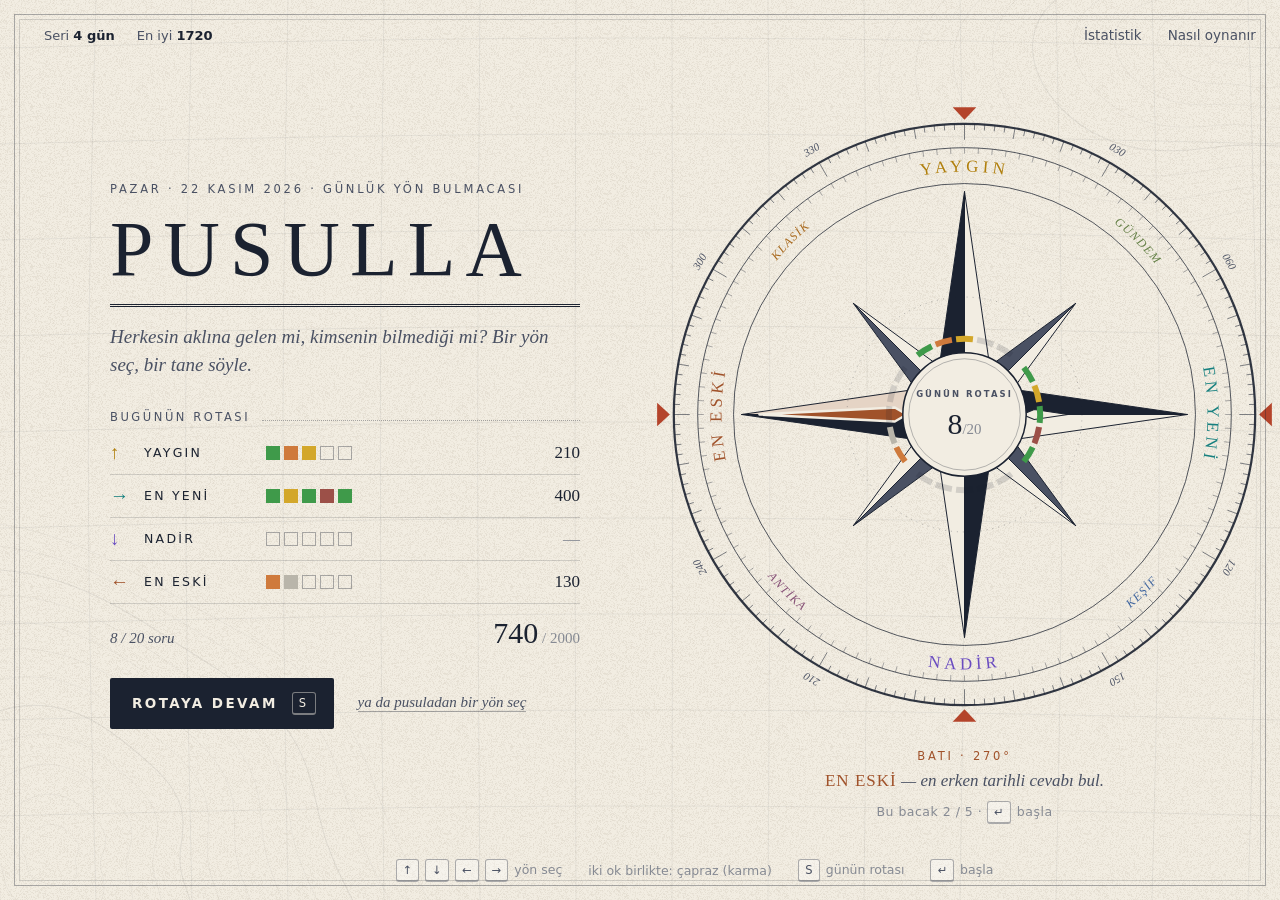
<file: v3/shots/gorsel/taslak/yon_b.html>
<!doctype html>
<html lang="tr">
<head>
<meta charset="utf-8">
<meta name="viewport" content="width=device-width, initial-scale=1">
<title>PUSULLA — Yön B: Atlas baskısı</title>
<style>
:root{
  --bg:#f2ede2; --ink:#1b2230; --ink-2:#4a5163; --ink-3:#868a93;
  --line:rgba(27,34,48,.16); --line-2:rgba(27,34,48,.34);
  --accent-red:#b4442b; --rose-a:#1b2230;
  --mode-yaygin:#b07f0c; --mode-nadir:#6a4cc0; --mode-eski:#a0522a; --mode-yeni:#17807f;
  --mode-klasik:#a8681b; --mode-gundem:#637f45; --mode-antika:#854f75; --mode-kesif:#40669f;
  --tier-tam:#3f9a4a; --tier-cokyakin:#d3a72a; --tier-yakin:#cf7a3c; --tier-uzak:#9c5048; --tier-zayif:#b9b5aa;
  --ok:#3f9a4a; --bad:#c0392b;
  --serif:Georgia,"Times New Roman",serif; --sans:"Segoe UI",system-ui,sans-serif;
  --accent:var(--mode-eski);
}
*{box-sizing:border-box}
html,body{margin:0;height:100%}
body{background:var(--bg);color:var(--ink);font-family:var(--sans);overflow:hidden;font-variant-numeric:tabular-nums}
canvas.bg{position:fixed;inset:0;width:100%;height:100%;z-index:0}
.screen{position:relative;z-index:1;height:100vh;display:none;grid-template-rows:56px 1fr 46px}
body[data-s="menu"] .screen--menu,body[data-s="soru"] .screen--soru{display:grid}
.frame{position:fixed;inset:14px;border:1px solid var(--line-2);pointer-events:none;z-index:2}
.frame::after{content:"";position:absolute;inset:4px;border:1px solid var(--line)}

.top{display:grid;grid-template-columns:1fr auto 1fr;align-items:center;padding:0 44px;margin-top:14px}
.top .l{font-size:13px;color:var(--ink-2);display:flex;gap:22px}
.top .l b{color:var(--ink);font-weight:600}
.nav{justify-self:end;display:flex;gap:26px;font-size:13.5px;color:var(--ink-2)}
.nav a{color:inherit;text-decoration:none}
.keys{display:flex;align-items:center;justify-content:center;gap:26px;font-size:12.5px;color:var(--ink-3);margin-bottom:14px}
kbd{display:inline-block;min-width:22px;padding:2px 6px;margin-right:6px;border:1px solid var(--line-2);border-bottom-width:2px;border-radius:3px;
  font:11.5px var(--sans);color:var(--ink-2);text-align:center;line-height:16px;background:rgba(255,255,255,.35)}

/* --- gul (gravur) --- */
.rose{display:block;width:100%;height:100%;overflow:visible}
.rl{fill:none;stroke:var(--ink);stroke-opacity:.75;stroke-width:1}
.rl-strong{stroke-width:2.2;stroke-opacity:.9}
.rl-tick{stroke-opacity:.55}
.rl-faint{stroke-opacity:.3}
.rl-hatch{stroke-opacity:.35}
.rose-bezel{animation:spin 360s linear infinite}
@keyframes spin{to{transform:rotate(360deg)}}
.rose-deg{font:italic 11px var(--serif);fill:var(--ink-2);text-anchor:middle;dominant-baseline:middle}
.rose-mark{fill:var(--accent-red)}
.rose-label--main{font:17px var(--serif);letter-spacing:.24em}
.rose-label--mix{font:italic 12px var(--serif);letter-spacing:.12em}
.rose-half{stroke:var(--ink);stroke-width:1;stroke-linejoin:round}
.rose-half--a{fill:var(--ink)}
.rose-half--b{fill:var(--bg)}
.rose-pt--mix .rose-half--a{fill:var(--ink-2)}
.rose-pt.is-focus .rose-half--b{fill:color-mix(in srgb,var(--c) 16%,var(--bg))}
.rose-needle{transition:transform .25s cubic-bezier(.3,1.6,.5,1)}
.needle-n{fill:var(--c);stroke:var(--bg);stroke-width:2.5;stroke-linejoin:round}
.needle-s{fill:var(--bg);stroke:var(--ink);stroke-width:1.2}
@media (prefers-reduced-motion:reduce){.rose-needle{transition:none}}
.seg{fill:none;stroke:var(--ink);stroke-opacity:.15;stroke-width:6}
.seg--done{stroke-opacity:1}
.rose-cap{fill:var(--bg);stroke:var(--ink);stroke-width:1.5}
.cap-over{font:600 8.5px var(--sans);letter-spacing:.24em;fill:var(--ink-2);text-anchor:middle}
.cap-num{font:30px var(--serif);fill:var(--ink);text-anchor:middle}
.cap-of{font-size:15px;fill:var(--ink-3)}
.rose--badge .rl{stroke-width:6}
.rose--badge .rl-tick{display:none}
.rose--badge .rose-half{stroke-width:4}
@media (prefers-reduced-motion:reduce){.rose-bezel{animation:none}}

/* --- menu --- */
.menu{display:grid;grid-template-columns:470px 1fr;gap:56px;align-items:center;padding:0 96px 0 110px}
.mast .over{font-size:11.5px;letter-spacing:.24em;color:var(--ink-2)}
.mast h1{font:normal 78px/1 var(--serif);letter-spacing:.13em;margin:14px 0 0;padding-bottom:16px;border-bottom:3px double var(--ink)}
.dek{font:italic 19px/1.5 var(--serif);color:var(--ink-2);margin:16px 0 30px}
.sec{display:flex;align-items:baseline;gap:12px;font-size:11.5px;letter-spacing:.22em;color:var(--ink-2)}
.sec::after{content:"";flex:1;border-bottom:1px dotted var(--line-2)}
.legs{margin:8px 0 0}
.leg{display:grid;grid-template-columns:22px 110px 1fr 48px;align-items:center;gap:12px;padding:10px 0;border-bottom:1px solid var(--line)}
.leg .ar{font:19px var(--serif)}
.leg .nm{font-size:12.5px;letter-spacing:.18em}
.sq{display:flex;gap:4px}
.sq i{width:14px;height:14px;border:1px solid var(--line-2);display:block}
.sq i[data-t]{border:0}
.leg .pt{font:17px var(--serif);text-align:right}
.leg .pt.none{color:var(--ink-3)}
.total{display:flex;justify-content:space-between;align-items:baseline;padding:12px 0 0}
.total span{font:italic 15px var(--serif);color:var(--ink-2)}
.total b{font:normal 30px var(--serif)}
.total b small{font-size:15px;color:var(--ink-3)}
.cta{display:flex;align-items:center;gap:24px;margin-top:28px}
.btn{display:inline-flex;align-items:center;gap:14px;font:600 13.5px var(--sans);letter-spacing:.18em;border-radius:2px;cursor:pointer}
.btn-ink{background:var(--ink);color:var(--bg);border:0;padding:14px 18px 14px 22px}
.btn-ink kbd{margin:0;background:transparent;color:var(--bg);border-color:rgba(242,237,226,.45)}
.btn:focus-visible,.answer input:focus-visible{outline:2px solid var(--accent-red);outline-offset:3px}
.link{font:italic 15px var(--serif);color:var(--ink-2);border-bottom:1px solid var(--line-2)}
.chart{justify-self:center;display:flex;flex-direction:column;align-items:center}
.rose-wrap{width:min(73vh,780px);height:min(73vh,780px)}
.caption{margin-top:6px;text-align:center;max-width:460px}
.caption .k{font-size:11.5px;letter-spacing:.24em;color:var(--accent)}
.caption p{font:italic 17px/1.45 var(--serif);color:var(--ink-2);margin:6px 0 0}
.cap2{margin-top:8px;font-size:12.5px;color:var(--ink-3);letter-spacing:.04em}
.caption p b{font-style:normal;font-weight:normal;color:var(--accent);letter-spacing:.06em}

/* --- soru --- */
.qhead{display:flex;align-items:center;gap:14px;justify-self:center}
.qhead .mini{width:40px;height:40px}
.qhead b{font:normal 19px var(--serif);letter-spacing:.14em;color:var(--accent)}
.qhead span{font:italic 15px var(--serif);color:var(--ink-2)}
.brand{font:19px var(--serif);letter-spacing:.3em}
.qstats{justify-self:end;font-size:13px;color:var(--ink-2);display:flex;gap:22px}
.qstats b{font:normal 19px var(--serif);color:var(--ink);margin-left:6px}
.qmain{display:flex;flex-direction:column;align-items:center;justify-content:center;padding-top:10px}
.over-q{font-size:11.5px;letter-spacing:.26em;color:var(--accent)}
.qtext{font:normal 60px/1.15 var(--serif);text-align:center;margin:18px 0 10px}
.qtext em{font-style:italic;color:var(--ink-2);font-size:44px}
.qtext .subj{letter-spacing:.05em;text-decoration:underline;text-decoration-color:var(--accent);text-decoration-thickness:3px;text-underline-offset:12px}
.scope{font:italic 16px var(--serif);color:var(--ink-3)}
.prog{display:flex;align-items:center;gap:18px;margin:30px 0 0;width:720px}
.pips{display:flex;gap:6px}
.pip{width:22px;height:22px;border:1px solid var(--line-2);display:block}
.pip.now{border:2px solid var(--accent)}
.timeline{flex:1;position:relative;height:22px}
.timeline::before{content:"";position:absolute;left:0;right:0;top:10px;border-top:1px solid var(--line-2)}
.timeline .fill{position:absolute;left:0;top:8px;height:5px;background:var(--accent)}
.timeline .tk{position:absolute;inset:4px 0 auto 0;height:13px;background:repeating-linear-gradient(90deg,var(--line-2) 0 1px,transparent 1px calc(100%/6))}
.secs{font:normal 24px var(--serif);min-width:60px;text-align:right}
.secs small{font:italic 14px var(--serif);color:var(--ink-3);margin-left:3px}
.answer{width:720px;margin-top:18px;display:flex;border:1.5px solid var(--ink);background:rgba(255,255,255,.45)}
.answer input{flex:1;border:0;background:transparent;font:30px var(--serif);color:var(--ink);padding:14px 20px;caret-color:var(--accent)}
.answer .btn{border-radius:0}
.aux{width:720px;display:flex;justify-content:space-between;margin-top:10px;font-size:13px;color:var(--ink-3)}
.fbs{width:720px;margin-top:22px;min-height:120px}
.fb{display:flex;align-items:center;gap:18px;padding:14px 18px;border:1px solid var(--line-2);border-top:3px solid var(--ink);background:rgba(255,255,255,.5)}
.fb .tx{flex:1;font:italic 17px/1.4 var(--serif);color:var(--ink-2)}
.fb .tx small{display:block;font:12.5px var(--sans);color:var(--ink-3);margin-bottom:2px}
.fb .tx b{font-style:normal;font-weight:normal;color:var(--ink);font-size:20px}
.fb .acts{display:flex;gap:10px}
.fb .acts .btn{font-size:12px;padding:7px 10px}
.btn-line{background:transparent;color:var(--ink);border:1px solid var(--line-2)}
.btn-line kbd{margin:0}
.bad{margin-top:10px;font-size:14px;color:var(--ink-2);display:flex;gap:10px}
.bad .x{color:var(--bad);font-weight:700}
</style>
</head>
<body data-s="menu">
<canvas class="bg" id="bg"></canvas>
<div class="frame"></div>

<!-- ================= MENU ================= -->
<section class="screen screen--menu">
  <header class="top">
    <div class="l"><span>Seri <b>4 gün</b></span><span>En iyi <b>1720</b></span></div>
    <div></div>
    <nav class="nav"><a href="#">İstatistik</a><a href="#">Nasıl oynanır</a><a href="#">Hakkında</a></nav>
  </header>

  <main class="menu">
    <section class="mast">
      <div class="over">PAZAR · 22 KASIM 2026 · GÜNLÜK YÖN BULMACASI</div>
      <h1>PUSULLA</h1>
      <p class="dek">Herkesin aklına gelen mi, kimsenin bilmediği mi? Bir yön seç, bir tane söyle.</p>
      <div class="sec">BUGÜNÜN ROTASI</div>
      <div class="legs">
        <div class="leg"><span class="ar" style="color:var(--mode-yaygin)">↑</span><span class="nm">YAYGIN</span><span class="sq"><i data-t="tam"></i><i data-t="yakin"></i><i data-t="cokyakin"></i><i></i><i></i></span><span class="pt">210</span></div>
        <div class="leg"><span class="ar" style="color:var(--mode-yeni)">→</span><span class="nm">EN YENİ</span><span class="sq"><i data-t="tam"></i><i data-t="cokyakin"></i><i data-t="tam"></i><i data-t="uzak"></i><i data-t="tam"></i></span><span class="pt">400</span></div>
        <div class="leg"><span class="ar" style="color:var(--mode-nadir)">↓</span><span class="nm">NADİR</span><span class="sq"><i></i><i></i><i></i><i></i><i></i></span><span class="pt none">—</span></div>
        <div class="leg"><span class="ar" style="color:var(--mode-eski)">←</span><span class="nm">EN ESKİ</span><span class="sq"><i data-t="yakin"></i><i data-t="zayif"></i><i></i><i></i><i></i></span><span class="pt">130</span></div>
      </div>
      <div class="total"><span>8 / 20 soru</span><b>740<small> / 2000</small></b></div>
      <div class="cta"><button class="btn btn-ink">ROTAYA DEVAM <kbd>S</kbd></button><span class="link">ya da pusuladan bir yön seç</span></div>
    </section>

    <section class="chart">
      <div class="rose-wrap" id="rose-menu"></div>
      <div class="caption"><div class="k">BATI · 270°</div><p><b>EN ESKİ</b> — en erken tarihli cevabı bul.</p><div class="cap2">Bu bacak 2 / 5 · <kbd>↵</kbd>başla</div></div>
    </section>
  </main>

  <footer class="keys">
    <span><kbd>↑</kbd><kbd>↓</kbd><kbd>←</kbd><kbd>→</kbd>yön seç</span>
    <span>iki ok birlikte: çapraz (karma)</span>
    <span><kbd>S</kbd>günün rotası</span>
    <span><kbd>↵</kbd>başla</span>
  </footer>
</section>

<!-- ================= SORU ================= -->
<section class="screen screen--soru">
  <header class="top">
    <div class="brand">PUSULLA</div>
    <div class="qhead"><div class="mini" id="rose-badge"></div><b>EN ESKİ</b><span>batıya doğru</span></div>
    <div class="qstats"><span>Soru<b>3/5</b></span><span>Puan<b>170</b></span></div>
  </header>

  <main class="qmain">
    <div class="over-q">EN ERKEN TARİHLİ OLANI SÖYLE</div>
    <div class="qtext"><em>Bir tane</em> <span class="subj">TARAYICI</span> <em>söyle.</em></div>
    <div class="scope">Açık küme — havuzda 152 aday, ilk genel sürüm yılına göre</div>
    <div class="prog">
      <span class="pips"><i class="pip" style="background:var(--tier-yakin);border:0"></i><i class="pip" style="background:var(--tier-tam);border:0"></i><i class="pip now"></i><i class="pip"></i><i class="pip"></i></span>
      <span class="timeline"><span class="tk"></span><span class="fill" style="width:60%"></span></span>
      <span class="secs">18<small>sn</small></span>
    </div>
    <label class="answer"><input type="text" value="Netscap" aria-label="Cevabın"><button class="btn btn-ink">GÖNDER <kbd>↵</kbd></button></label>
    <div class="aux"><span>GEÇ <kbd>Tab</kbd> 10 sn sonra</span><span>Türkçe karakter şart değil</span></div>
    <div class="fbs">
      <div class="fb"><span class="tx"><small>“Netscap” yazdın</small>Şunu mu demek istedin: <b>Netscape Navigator</b>?</span>
        <span class="acts"><button class="btn btn-ink">EVET <kbd>↵</kbd></button><button class="btn btn-line">HAYIR <kbd>Esc</kbd></button></span></div>
      <div class="bad"><span class="x">×</span><span>“internet” geçersiz: belirli bir ad yazmalısın.</span></div>
    </div>
  </main>

  <footer class="keys">
    <span><kbd>↵</kbd>gönder</span><span><kbd>Tab</kbd>geç</span><span><kbd>Esc</kbd>menü</span>
  </footer>
</section>

<script src="rose.js"></script>
<script src="bg.js"></script>
<script>
(function () {
  var s = (location.hash || '#menu').slice(1);
  document.body.setAttribute('data-s', s === 'soru' ? 'soru' : 'menu');
  var T = window.PUSULLA.taslak;
  document.getElementById('rose-menu').innerHTML = T.rose({
    uid: 'm', focus: 'eski', theme: 'atlas', done: 8,
    legs: { yaygin: ['tam', 'yakin', 'cokyakin'], yeni: ['tam', 'cokyakin', 'tam', 'uzak', 'tam'], eski: ['yakin', 'zayif'] }
  });
  document.getElementById('rose-badge').innerHTML = T.rose({ uid: 'b', focus: 'eski', theme: 'atlas', badge: true });
  document.querySelectorAll('.sq i[data-t]').forEach(function (i) { i.style.background = 'var(--tier-' + i.getAttribute('data-t') + ')'; });
  function bg() {
    window.PUSULLA.taslakBg(document.getElementById('bg'), {
      seed: 5, grid: '27,34,48', gridA: 0.06, line: '27,34,48', lineA: 0.07, grain: '90,70,40', grainA: 0.09,
      hills: [[0.04, 0.95, 12], [0.97, 0.05, 9]]
    });
  }
  bg(); window.addEventListener('resize', bg);
  window.addEventListener('hashchange', function () { location.reload(); });
})();
</script>
</body>
</html>
</file>
<file: style.css>
/* MARTI v2 — Piksel Sanat Masaüstü Stili */

* {
  box-sizing: border-box;
  margin: 0;
  padding: 0;
}

[hidden] {
  display: none !important;
}

:root {
  --px: 4px;
  --bg: #1a1128;
  --panel-bg: rgba(26, 17, 40, 0.92);
  --cream: #f3e6c8;
  --cream-hi: #fff1d6;
  --gold: #ffd27a;
  --amber: #f0a04b;
  --ink: #1a1128;
  --shadow: #0b0714;
  --muted: #b8b0cc;
}

html,
body {
  width: 100%;
  height: 100%;
  margin: 0;
  overflow: hidden;
  background: var(--bg);
  color: var(--cream);
  font-family: ui-monospace, "Cascadia Mono", Consolas, monospace;
  letter-spacing: 0.06em;
  user-select: none;
}

#scene {
  position: fixed;
  display: block;
  z-index: 1;
  image-rendering: pixelated;
  image-rendering: crisp-edges;
}

.crt {
  position: fixed;
  inset: 0;
  z-index: 2;
  pointer-events: none;
  background: repeating-linear-gradient(
    to bottom,
    rgba(0, 0, 0, 0.10) 0,
    rgba(0, 0, 0, 0.10) calc(var(--px) * 0.5),
    transparent calc(var(--px) * 0.5),
    transparent var(--px)
  );
}

#ui {
  position: fixed;
  inset: 0;
  z-index: 10;
  display: flex;
  flex-direction: column;
  align-items: center;
  justify-content: center;
  pointer-events: none;
}

body.shot #ui {
  display: none;
}

/* Ortak piksel panel ve düğme */
.panel-box,
.mode-card,
.unlimited-card,
.stats-bar,
.zone-badge,
.sign-card,
.dock,
.result-panel,
.summary-panel,
.esc-confirm {
  background: var(--panel-bg);
  border: 3px solid var(--cream);
  border-radius: 0;
  box-shadow: inset 0 -4px 0 rgba(0, 0, 0, 0.35), 4px 4px 0 var(--shadow);
}

.pixel-btn,
.hud-btn {
  font-family: inherit;
  letter-spacing: 0.06em;
  border: 3px solid var(--cream);
  border-radius: 0;
  padding: 9px 14px;
  font-size: 14px;
  font-weight: bold;
  cursor: pointer;
  pointer-events: auto;
  box-shadow: inset 0 -3px 0 rgba(0, 0, 0, 0.28), 3px 3px 0 var(--shadow);
  transition: transform 0.08s ease, background-color 0.12s ease;
}

.pixel-btn:active,
.hud-btn:active {
  transform: translate(2px, 2px);
  box-shadow: 1px 1px 0 var(--shadow);
}

.pixel-btn:disabled {
  opacity: 0.5;
  cursor: default;
  transform: none;
}

.btn-primary {
  background: var(--cream);
  color: var(--ink);
}

.btn-primary:hover:not(:disabled) {
  background: var(--gold);
}

.btn-secondary {
  background: #2a2040;
  color: var(--cream);
}

.btn-secondary:hover:not(:disabled) {
  border-color: var(--gold);
  color: var(--gold);
}

.btn-full {
  width: 100%;
}

.sound-btn {
  position: fixed;
  top: 12px;
  right: 12px;
  z-index: 25;
  background: var(--panel-bg);
  color: var(--cream);
  padding: 6px 11px;
  font-size: 12px;
}

.sound-btn:hover {
  border-color: var(--gold);
  color: var(--gold);
}

/* Ekranlar */
.screen {
  position: absolute;
  inset: 0;
  display: none;
  pointer-events: none;
}

.screen.active {
  display: flex;
}

/* 1. ANA MENÜ */
#menu {
  flex-direction: column;
  align-items: center;
  justify-content: center;
  gap: 14px;
  padding: 20px 16px;
  pointer-events: auto;
}

.menu-header {
  display: flex;
  flex-direction: column;
  align-items: center;
  text-align: center;
  gap: 6px;
}

#logo {
  width: 600px;
  height: 200px;
  max-width: 90vw;
  aspect-ratio: 3 / 1;
  height: auto;
  image-rendering: pixelated;
  image-rendering: crisp-edges;
}

.menu-subtitle {
  font-size: 16px;
  font-weight: bold;
  color: var(--gold);
  background: rgba(16, 12, 28, 0.72);
  padding: 3px 12px;
  border-radius: 2px;
  text-shadow:
    -1px -1px 0 var(--ink),
     1px -1px 0 var(--ink),
    -1px  1px 0 var(--ink),
     1px  1px 0 var(--ink),
     2px  2px 0 var(--ink);
}

.menu-day {
  font-size: 13px;
  color: var(--cream-hi);
  background: rgba(16, 12, 28, 0.72);
  padding: 2px 10px;
  border-radius: 2px;
  text-shadow:
    -1px -1px 0 var(--ink),
     1px -1px 0 var(--ink),
    -1px  1px 0 var(--ink),
     1px  1px 0 var(--ink),
     2px  2px 0 var(--ink);
}

.mode-cards {
  display: flex;
  flex-wrap: wrap;
  justify-content: center;
  gap: 14px;
}

.mode-card {
  width: 200px;
  min-height: 150px;
  padding: 14px 12px;
  display: flex;
  flex-direction: column;
  align-items: center;
  justify-content: space-between;
  text-align: center;
  cursor: pointer;
  pointer-events: auto;
  color: var(--cream);
  font-family: inherit;
  transition: transform 0.12s ease, border-color 0.12s ease;
}

.mode-card:hover,
.mode-card:focus-visible,
.mode-card.focused {
  border-color: var(--gold);
  transform: translateY(-3px);
  outline: none;
}

.mode-card.done {
  opacity: 0.78;
}

.mode-icon {
  font-size: 26px;
  color: var(--gold);
  line-height: 1;
}

.mode-name {
  font-size: 16px;
  font-weight: bold;
  color: var(--cream-hi);
  margin-top: 4px;
}

.mode-desc {
  font-size: 13px;
  color: var(--muted);
  line-height: 1.35;
  margin: 6px 0;
}

.mode-status {
  width: 100%;
  padding-top: 6px;
  border-top: 2px solid rgba(243, 230, 200, 0.22);
  font-size: 12px;
  font-weight: bold;
  color: var(--gold);
}

.unlimited-card {
  width: min(628px, 92vw);
  padding: 12px 16px;
  display: flex;
  align-items: center;
  justify-content: space-between;
  gap: 12px;
  flex-wrap: wrap;
  pointer-events: auto;
}

.unlimited-card.focused {
  border-color: var(--gold);
}

.unlimited-info {
  display: flex;
  flex-direction: column;
  gap: 3px;
}

.unlimited-title {
  font-size: 15px;
  font-weight: bold;
  color: var(--cream-hi);
}

.unlimited-desc {
  font-size: 13px;
  color: var(--muted);
}

.unlimited-controls {
  display: flex;
  align-items: center;
  gap: 8px;
  flex-wrap: wrap;
}

.u-mode-group {
  display: flex;
  gap: 4px;
}

.u-mode-btn {
  font-family: inherit;
  font-size: 12px;
  font-weight: bold;
  padding: 6px 10px;
  background: #1a1128;
  color: var(--cream);
  border: 2px solid var(--cream);
  cursor: pointer;
}

.u-mode-btn.selected {
  background: var(--gold);
  color: var(--ink);
  border-color: var(--gold);
}

.stats-bar {
  width: min(628px, 92vw);
  padding: 8px 12px;
  font-size: 13px;
  color: var(--cream);
  text-align: center;
  line-height: 1.5;
  pointer-events: auto;
}

/* 2. GİRİŞ YAZISI */
.intro-text {
  position: fixed;
  inset: 0;
  z-index: 18;
  display: none;
  align-items: center;
  justify-content: center;
  text-align: center;
  padding: 0 24px;
  font-size: clamp(22px, 3vw, 34px);
  font-weight: bold;
  color: var(--cream-hi);
  text-shadow: 3px 3px 0 var(--ink), -2px -2px 0 var(--ink), 2px -2px 0 var(--ink), -2px 2px 0 var(--ink);
  pointer-events: none;
}

.intro-text.active {
  display: flex;
  animation: introFade 0.9s ease forwards;
}

/* 3. SORU EKRANI */
#question {
  pointer-events: none;
  opacity: 1;
  transition: opacity 0.4s ease;
}

#question.fading {
  opacity: 0;
}

.zone-badge {
  position: fixed;
  top: 12px;
  left: 12px;
  z-index: 25;
  padding: 7px 12px;
  font-size: 13px;
  font-weight: bold;
  color: var(--gold);
}

.zone-badge.glow {
  animation: badgeGlow 0.45s ease;
}

.sign-card {
  position: fixed;
  top: 2.5vh;
  left: 50%;
  width: min(680px, 92vw);
  padding: 12px 18px 14px;
  background: #1f1830;
  transform-origin: 50% -18px;
  transform: translateX(-50%) rotate(-1.2deg);
  animation: signSwing 4s ease-in-out infinite;
  pointer-events: auto;
}

.sign-card.entering {
  opacity: 1;
  animation: signEnter 0.32s ease-out forwards, signSwing 4s ease-in-out 0.32s infinite;
}

.sign-card::before,
.sign-card::after {
  content: "";
  position: absolute;
  top: -21px;
  width: 2px;
  height: 18px;
  background: repeating-linear-gradient(
    to bottom,
    #f3e6c8 0 3px,
    transparent 3px 5px
  );
}

.sign-card::before {
  left: 18%;
}

.sign-card::after {
  left: 82%;
}

.sign-meta {
  display: flex;
  justify-content: space-between;
  align-items: center;
  margin-bottom: 6px;
}

.progress-boxes {
  display: flex;
  gap: 6px;
}

.prog-box {
  width: 18px;
  height: 18px;
  border: 2px solid var(--cream);
  background: #3a3050;
  display: inline-flex;
  align-items: center;
  justify-content: center;
  font-size: 11px;
  font-weight: bold;
  color: var(--ink);
  line-height: 1;
}

.prog-box.current {
  border-color: var(--gold);
  box-shadow: 0 0 0 1px var(--gold);
}

.total-score {
  font-size: 15px;
  font-weight: bold;
  color: var(--gold);
}

.question-counter {
  font-size: 12px;
  font-weight: bold;
  color: var(--gold);
  margin-bottom: 4px;
}

.question-text {
  font-size: clamp(18px, 2.2vw, 26px);
  font-weight: bold;
  color: var(--cream-hi);
  line-height: 1.25;
  margin-bottom: 5px;
}

.question-hint {
  font-size: 13px;
  color: var(--gold);
  margin-bottom: 10px;
  text-shadow: 1px 1px 0 #0f0b1a, -1px -1px 0 #0f0b1a, 1px -1px 0 #0f0b1a, -1px 1px 0 #0f0b1a;
}

.timer-row {
  display: flex;
  align-items: center;
  gap: 10px;
}

.timer-track {
  flex: 1;
  height: 8px;
  background: #0f0b1a;
  border: 2px solid var(--cream);
}

.timer-fill {
  height: 100%;
  width: 100%;
  background: var(--gold);
  transition: width 0.08s linear;
}

.timer-fill.warn {
  background: var(--amber);
  animation: timerPulse 0.5s ease-in-out infinite;
}

.timer-text {
  min-width: 28px;
  text-align: right;
  font-size: 14px;
  font-weight: bold;
  color: var(--cream);
}

.timer-text.warn {
  color: var(--amber);
}

.esc-confirm {
  position: fixed;
  bottom: calc(3vh + 94px);
  left: 50%;
  transform: translateX(-50%);
  z-index: 26;
  padding: 8px 16px;
  font-size: 13px;
  font-weight: bold;
  color: var(--gold);
}

.dock {
  position: fixed;
  bottom: 3vh;
  left: 50%;
  transform: translateX(-50%);
  width: min(680px, 92vw);
  padding: 10px 12px;
  pointer-events: auto;
}

.btn-pass {
  position: absolute;
  top: -34px;
  right: -3px;
  background: #2a2040;
  color: var(--cream);
  padding: 5px 12px;
  font-size: 12px;
  opacity: 0;
  pointer-events: none;
  transform: translateY(6px);
  transition: opacity 0.25s ease, transform 0.25s ease;
}

.btn-pass.visible {
  opacity: 1;
  pointer-events: auto;
  transform: translateY(0);
}

.btn-pass:hover {
  border-color: var(--gold);
  color: var(--gold);
}

.info-bar {
  background: #2a2040;
  color: var(--cream);
  font-size: 15px;
  line-height: 1.35;
  max-height: 0;
  padding: 0 10px;
  overflow: hidden;
  opacity: 0;
  transition: max-height 0.2s ease, padding 0.2s ease, opacity 0.2s ease, margin-bottom 0.2s ease;
}

.info-bar.visible {
  max-height: 84px;
  padding: 8px 10px;
  opacity: 1;
  margin-bottom: 8px;
  border-left: 3px solid var(--gold);
}

.tier-strip {
  padding: 12px 14px;
  font-size: 18px;
  font-weight: bold;
  color: var(--ink);
  display: flex;
  justify-content: space-between;
  align-items: center;
  animation: tierSlideUp 0.25s ease-out;
}

.input-row {
  display: flex;
  gap: 8px;
}

.answer-input {
  flex: 1;
  min-width: 0;
  border: 3px solid var(--gold);
  background: #0f0b1a;
  color: var(--cream);
  font-family: inherit;
  font-size: 20px;
  padding: 9px 12px;
  outline: none;
  letter-spacing: 0.06em;
}

.answer-input::placeholder {
  color: #6a6282;
}

.answer-input.shake {
  animation: inputShake 0.3s ease;
}

/* 4. SONUÇ PANELİ */
#result {
  pointer-events: none;
}

.result-panel {
  position: fixed;
  bottom: 3vh;
  left: 50%;
  transform: translateX(-50%);
  width: min(560px, 90vw);
  pointer-events: auto;
  overflow: hidden;
}

.result-panel.gold-glow {
  animation: goldGlow 1.2s ease-in-out 2;
}

.result-header {
  padding: 12px 16px;
  color: var(--ink);
  display: flex;
  justify-content: space-between;
  align-items: center;
  font-weight: bold;
}

.result-header.weak-shake {
  animation: weakShake 0.4s ease;
}

.result-tier {
  font-size: 20px;
  display: flex;
  align-items: center;
  gap: 6px;
}

.bounce-letter {
  display: inline-block;
  animation: letterBounce 0.5s ease 2;
}

.result-points {
  font-size: 20px;
}

.result-sentence {
  padding: 10px 16px 6px;
  font-size: 14px;
  color: var(--cream-hi);
  line-height: 1.4;
}

.other-answers-block {
  padding: 6px 16px 12px;
}

.other-answers-title {
  font-size: 12px;
  font-weight: bold;
  color: var(--gold);
  margin-bottom: 6px;
}

.answers-list {
  list-style: none;
  display: flex;
  flex-direction: column;
  gap: 5px;
}

.ans-row {
  display: grid;
  grid-template-columns: minmax(120px, 1fr) 100px 58px;
  align-items: center;
  gap: 8px;
  font-size: 13px;
  color: #d6cee6;
}

.ans-row.me {
  color: var(--cream-hi);
  font-weight: bold;
}

.ans-label {
  white-space: nowrap;
  overflow: hidden;
  text-overflow: ellipsis;
}

.dip-tag {
  display: inline-block;
  font-size: 10px;
  font-weight: bold;
  padding: 1px 4px;
  margin-right: 5px;
  color: var(--ink);
}

.ans-bar-wrap {
  height: 10px;
  background: #0f0b1a;
  border: 1px solid #3a3050;
}

.ans-bar {
  height: 100%;
  background: #5a5470;
}

.ans-pct {
  text-align: right;
  font-variant-numeric: tabular-nums;
}

#next-btn {
  margin: 0 16px 14px;
  width: calc(100% - 32px);
}

/* 5. SİNEMATİK BİTİŞ */
#cinematic {
  flex-direction: column;
  align-items: center;
  justify-content: flex-start;
  padding-top: 34vh;
  text-align: center;
  pointer-events: auto;
  cursor: pointer;
}

.cine-zone {
  font-size: clamp(32px, 5vw, 64px);
  font-weight: bold;
  color: var(--cream-hi);
  letter-spacing: 6px;
  text-shadow: 4px 4px 0 var(--ink);
}

.cine-score {
  font-size: clamp(24px, 3vw, 36px);
  font-weight: bold;
  color: var(--gold);
  margin-top: 10px;
  text-shadow: 3px 3px 0 var(--ink);
}

.cine-badge {
  font-size: 16px;
  color: var(--cream);
  margin-top: 8px;
  text-shadow: 2px 2px 0 var(--ink);
}

.cine-prompt {
  position: fixed;
  bottom: 8vh;
  left: 50%;
  transform: translateX(-50%);
  font-size: 14px;
  color: var(--cream-hi);
  letter-spacing: 0.1em;
  text-shadow: 2px 2px 0 var(--ink);
  animation: blinkPrompt 1.2s ease-in-out infinite;
}

/* 6. ÖZET */
#summary {
  align-items: center;
  justify-content: center;
  padding: 20px;
  pointer-events: auto;
}

.summary-panel {
  width: min(960px, 94vw);
  max-height: 92vh;
  overflow-y: auto;
  padding: 18px 20px 24px;
  display: grid;
  grid-template-columns: 1.2fr 0.9fr;
  gap: 20px;
}

@media (max-width: 760px) {
  .summary-panel {
    grid-template-columns: 1fr;
  }
}

.summary-kicker {
  font-size: 13px;
  font-weight: bold;
  color: var(--gold);
  margin-bottom: 6px;
}

.summary-score {
  font-size: 28px;
  font-weight: bold;
  color: var(--cream-hi);
  margin-bottom: 8px;
}

.summary-streak {
  display: inline-block;
  padding: 4px 10px;
  background: #2a2040;
  border: 2px solid var(--gold);
  color: var(--gold);
  font-size: 13px;
  font-weight: bold;
  margin-bottom: 12px;
}

.summary-list {
  list-style: none;
  display: flex;
  flex-direction: column;
  gap: 6px;
}

.sum-item {
  display: flex;
  justify-content: space-between;
  align-items: center;
  gap: 10px;
  padding: 6px 8px;
  background: rgba(15, 11, 26, 0.72);
  border: 1px solid rgba(243, 230, 200, 0.2);
  font-size: 12px;
}

.sum-left {
  min-width: 0;
  flex: 1;
}

.sum-q {
  white-space: nowrap;
  overflow: hidden;
  text-overflow: ellipsis;
  color: var(--cream-hi);
  font-weight: bold;
}

.sum-ans {
  font-size: 11px;
  color: #d6cee6;
  margin-top: 2px;
}

.sum-match {
  color: #8a8698;
}

.sum-right {
  white-space: nowrap;
  font-weight: bold;
  text-align: right;
}

.summary-modes {
  display: flex;
  flex-direction: column;
  gap: 6px;
  margin-bottom: 14px;
}

.sum-mode-row {
  display: flex;
  justify-content: space-between;
  padding: 8px 10px;
  background: #0f0b1a;
  border: 2px solid #3a3050;
  font-size: 13px;
}

.sum-mode-row.done {
  border-color: #5fd068;
  color: var(--cream-hi);
}

.summary-actions {
  display: flex;
  flex-direction: column;
  gap: 8px;
}

.debug-box {
  position: fixed;
  bottom: 8px;
  right: 10px;
  z-index: 30;
  font-size: 11px;
  color: var(--cream);
  background: rgba(26, 17, 40, 0.85);
  border: 1px solid var(--cream);
  padding: 3px 7px;
  pointer-events: none;
}

/* Animasyonlar */
@keyframes signSwing {
  0%, 100% {
    transform: translateX(-50%) rotate(-1.8deg);
  }
  50% {
    transform: translateX(-50%) rotate(-0.6deg);
  }
}

@keyframes signEnter {
  0% {
    transform: translateX(-50%) translateY(-48px) rotate(-1.2deg);
    opacity: 1;
  }
  100% {
    transform: translateX(-50%) translateY(0) rotate(-1.2deg);
    opacity: 1;
  }
}

@keyframes introFade {
  0% {
    opacity: 0;
    transform: scale(0.96);
  }
  18%, 78% {
    opacity: 1;
    transform: scale(1);
  }
  100% {
    opacity: 0;
    transform: scale(1.02);
  }
}

@keyframes timerPulse {
  0%, 100% {
    opacity: 1;
  }
  50% {
    opacity: 0.45;
  }
}

@keyframes inputShake {
  0%, 100% { transform: translateX(0); }
  25% { transform: translateX(-6px); }
  50% { transform: translateX(6px); }
  75% { transform: translateX(-4px); }
}

@keyframes tierSlideUp {
  0% {
    transform: translateY(16px);
    opacity: 0;
  }
  100% {
    transform: translateY(0);
    opacity: 1;
  }
}

@keyframes letterBounce {
  0%, 100% { transform: translateY(0); }
  50% { transform: translateY(-8px); }
}

@keyframes goldGlow {
  0%, 100% {
    box-shadow: inset 0 -4px 0 rgba(0, 0, 0, 0.35), 4px 4px 0 var(--shadow);
  }
  50% {
    box-shadow: 0 0 0 3px #ffcc4d, 0 0 24px #ffcc4d88, 4px 4px 0 var(--shadow);
  }
}

@keyframes weakShake {
  0%, 100% { transform: translateX(0); }
  20% { transform: translateX(-5px); }
  40% { transform: translateX(5px); }
  60% { transform: translateX(-3px); }
  80% { transform: translateX(3px); }
}

@keyframes badgeGlow {
  0% {
    box-shadow: 0 0 0 0 rgba(255, 210, 122, 0.8), 4px 4px 0 var(--shadow);
  }
  50% {
    box-shadow: 0 0 0 4px #ffd27a, 0 0 18px #ffd27a, 4px 4px 0 var(--shadow);
  }
  100% {
    box-shadow: inset 0 -4px 0 rgba(0, 0, 0, 0.35), 4px 4px 0 var(--shadow);
  }
}

@keyframes blinkPrompt {
  0%, 100% { opacity: 1; }
  50% { opacity: 0.35; }
}
</file>
<file: v2/style.css>
/* PUSULLA v2 — Piksel Sanat Masaüstü Stili */

* {
  box-sizing: border-box;
  margin: 0;
  padding: 0;
}

[hidden] {
  display: none !important;
}

:root {
  --px: 4px;
  --bg: #1a1128;
  --panel-bg: rgba(26, 17, 40, 0.92);
  --cream: #f3e6c8;
  --cream-hi: #fff1d6;
  --gold: #ffd27a;
  --amber: #f0a04b;
  --ink: #1a1128;
  --shadow: #0b0714;
  --muted: #b8b0cc;
}

html,
body {
  width: 100%;
  height: 100%;
  margin: 0;
  overflow: hidden;
  background: var(--bg);
  color: var(--cream);
  font-family: ui-monospace, "Cascadia Mono", Consolas, monospace;
  letter-spacing: 0.06em;
  user-select: none;
}

#scene {
  position: fixed;
  display: block;
  z-index: 1;
  image-rendering: pixelated;
  image-rendering: crisp-edges;
}

.crt {
  position: fixed;
  inset: 0;
  z-index: 2;
  pointer-events: none;
  background: repeating-linear-gradient(
    to bottom,
    rgba(0, 0, 0, 0.10) 0,
    rgba(0, 0, 0, 0.10) calc(var(--px) * 0.5),
    transparent calc(var(--px) * 0.5),
    transparent var(--px)
  );
}

#ui {
  position: fixed;
  inset: 0;
  z-index: 10;
  display: flex;
  flex-direction: column;
  align-items: center;
  justify-content: center;
  pointer-events: none;
}

body.shot #ui {
  display: none;
}

/* Ortak piksel panel ve düğme */
.panel-box,
.mode-card,
.unlimited-card,
.stats-bar,
.zone-badge,
.sign-card,
.dock,
.result-panel,
.summary-panel,
.esc-confirm {
  background: var(--panel-bg);
  border: 3px solid var(--cream);
  border-radius: 0;
  box-shadow: inset 0 -4px 0 rgba(0, 0, 0, 0.35), 4px 4px 0 var(--shadow);
}

.pixel-btn,
.hud-btn {
  font-family: inherit;
  letter-spacing: 0.06em;
  border: 3px solid var(--cream);
  border-radius: 0;
  padding: 9px 14px;
  font-size: 14px;
  font-weight: bold;
  cursor: pointer;
  pointer-events: auto;
  box-shadow: inset 0 -3px 0 rgba(0, 0, 0, 0.28), 3px 3px 0 var(--shadow);
  transition: transform 0.08s ease, background-color 0.12s ease;
}

.pixel-btn:active,
.hud-btn:active {
  transform: translate(2px, 2px);
  box-shadow: 1px 1px 0 var(--shadow);
}

.pixel-btn:disabled {
  opacity: 0.5;
  cursor: default;
  transform: none;
}

.btn-primary {
  background: var(--cream);
  color: var(--ink);
}

.btn-primary:hover:not(:disabled) {
  background: var(--gold);
}

.btn-secondary {
  background: #2a2040;
  color: var(--cream);
}

.btn-secondary:hover:not(:disabled) {
  border-color: var(--gold);
  color: var(--gold);
}

.btn-full {
  width: 100%;
}

.sound-btn {
  position: fixed;
  top: 12px;
  right: 12px;
  z-index: 25;
  background: var(--panel-bg);
  color: var(--cream);
  padding: 6px 11px;
  font-size: 12px;
}

.sound-btn:hover {
  border-color: var(--gold);
  color: var(--gold);
}

/* Ekranlar */
.screen {
  position: absolute;
  inset: 0;
  display: none;
  pointer-events: none;
}

.screen.active {
  display: flex;
}

/* 1. ANA MENÜ */
#menu {
  flex-direction: column;
  align-items: center;
  justify-content: center;
  gap: 14px;
  padding: 20px 16px;
  pointer-events: auto;
}

.menu-header {
  display: flex;
  flex-direction: column;
  align-items: center;
  text-align: center;
  gap: 6px;
}

#logo {
  width: 750px;
  height: 200px;
  max-width: 90vw;
  aspect-ratio: 15 / 4;
  height: auto;
  image-rendering: pixelated;
  image-rendering: crisp-edges;
}

.menu-subtitle {
  font-size: 16px;
  font-weight: bold;
  color: var(--gold);
  background: rgba(16, 12, 28, 0.72);
  padding: 3px 12px;
  border-radius: 2px;
  text-shadow:
    -1px -1px 0 var(--ink),
     1px -1px 0 var(--ink),
    -1px  1px 0 var(--ink),
     1px  1px 0 var(--ink),
     2px  2px 0 var(--ink);
}

.menu-day {
  font-size: 13px;
  color: var(--cream-hi);
  background: rgba(16, 12, 28, 0.72);
  padding: 2px 10px;
  border-radius: 2px;
  text-shadow:
    -1px -1px 0 var(--ink),
     1px -1px 0 var(--ink),
    -1px  1px 0 var(--ink),
     1px  1px 0 var(--ink),
     2px  2px 0 var(--ink);
}

.mode-cards {
  display: flex;
  flex-wrap: wrap;
  justify-content: center;
  gap: 14px;
}

.mode-card {
  width: 200px;
  min-height: 150px;
  padding: 14px 12px;
  display: flex;
  flex-direction: column;
  align-items: center;
  justify-content: space-between;
  text-align: center;
  cursor: pointer;
  pointer-events: auto;
  color: var(--cream);
  font-family: inherit;
  transition: transform 0.12s ease, border-color 0.12s ease;
}

.mode-card:hover,
.mode-card:focus-visible,
.mode-card.focused {
  border-color: var(--gold);
  transform: translateY(-3px);
  outline: none;
}

.mode-card.done {
  opacity: 0.78;
}

.mode-icon {
  font-size: 26px;
  color: var(--gold);
  line-height: 1;
}

.mode-name {
  font-size: 16px;
  font-weight: bold;
  color: var(--cream-hi);
  margin-top: 4px;
}

.mode-desc {
  font-size: 13px;
  color: var(--muted);
  line-height: 1.35;
  margin: 6px 0;
}

.mode-status {
  width: 100%;
  padding-top: 6px;
  border-top: 2px solid rgba(243, 230, 200, 0.22);
  font-size: 12px;
  font-weight: bold;
  color: var(--gold);
}

.unlimited-card {
  width: min(628px, 92vw);
  padding: 12px 16px;
  display: flex;
  align-items: center;
  justify-content: space-between;
  gap: 12px;
  flex-wrap: wrap;
  pointer-events: auto;
}

.unlimited-card.focused {
  border-color: var(--gold);
}

.unlimited-info {
  display: flex;
  flex-direction: column;
  gap: 3px;
}

.unlimited-title {
  font-size: 15px;
  font-weight: bold;
  color: var(--cream-hi);
}

.unlimited-desc {
  font-size: 13px;
  color: var(--muted);
}

.unlimited-controls {
  display: flex;
  align-items: center;
  gap: 8px;
  flex-wrap: wrap;
}

.u-mode-group {
  display: flex;
  gap: 4px;
}

.u-mode-btn {
  font-family: inherit;
  font-size: 12px;
  font-weight: bold;
  padding: 6px 10px;
  background: #1a1128;
  color: var(--cream);
  border: 2px solid var(--cream);
  cursor: pointer;
}

.u-mode-btn.selected {
  background: var(--gold);
  color: var(--ink);
  border-color: var(--gold);
}

.stats-bar {
  width: min(628px, 92vw);
  padding: 8px 12px;
  font-size: 13px;
  color: var(--cream);
  text-align: center;
  line-height: 1.5;
  pointer-events: auto;
}

/* 2. GİRİŞ YAZISI */
.intro-text {
  position: fixed;
  inset: 0;
  z-index: 18;
  display: none;
  align-items: center;
  justify-content: center;
  text-align: center;
  padding: 0 24px;
  font-size: clamp(22px, 3vw, 34px);
  font-weight: bold;
  color: var(--cream-hi);
  text-shadow: 3px 3px 0 var(--ink), -2px -2px 0 var(--ink), 2px -2px 0 var(--ink), -2px 2px 0 var(--ink);
  pointer-events: none;
}

.intro-text.active {
  display: flex;
  animation: introFade 0.9s ease forwards;
}

/* 3. SORU EKRANI */
#question {
  pointer-events: none;
  opacity: 1;
  transition: opacity 0.4s ease;
}

#question.fading {
  opacity: 0;
}

.zone-badge {
  position: fixed;
  top: 12px;
  left: 12px;
  z-index: 25;
  padding: 7px 12px;
  font-size: 13px;
  font-weight: bold;
  color: var(--gold);
}

.zone-badge.glow {
  animation: badgeGlow 0.45s ease;
}

.sign-card {
  position: fixed;
  top: 2.5vh;
  left: 50%;
  width: min(680px, 92vw);
  padding: 12px 18px 14px;
  background: #1f1830;
  transform-origin: 50% -18px;
  transform: translateX(-50%) rotate(-1.2deg);
  animation: signSwing 4s ease-in-out infinite;
  pointer-events: auto;
}

.sign-card.entering {
  opacity: 1;
  animation: signEnter 0.32s ease-out forwards, signSwing 4s ease-in-out 0.32s infinite;
}

.sign-card::before,
.sign-card::after {
  content: "";
  position: absolute;
  top: -21px;
  width: 2px;
  height: 18px;
  background: repeating-linear-gradient(
    to bottom,
    #f3e6c8 0 3px,
    transparent 3px 5px
  );
}

.sign-card::before {
  left: 18%;
}

.sign-card::after {
  left: 82%;
}

.sign-meta {
  display: flex;
  justify-content: space-between;
  align-items: center;
  margin-bottom: 6px;
}

.progress-boxes {
  display: flex;
  gap: 6px;
}

.prog-box {
  width: 18px;
  height: 18px;
  border: 2px solid var(--cream);
  background: #3a3050;
  display: inline-flex;
  align-items: center;
  justify-content: center;
  font-size: 11px;
  font-weight: bold;
  color: var(--ink);
  line-height: 1;
}

.prog-box.current {
  border-color: var(--gold);
  box-shadow: 0 0 0 1px var(--gold);
}

.total-score {
  font-size: 15px;
  font-weight: bold;
  color: var(--gold);
}

.question-counter {
  font-size: 12px;
  font-weight: bold;
  color: var(--gold);
  margin-bottom: 4px;
}

.question-text {
  font-size: clamp(18px, 2.2vw, 26px);
  font-weight: bold;
  color: var(--cream-hi);
  line-height: 1.25;
  margin-bottom: 5px;
}

.question-hint {
  font-size: 13px;
  color: var(--gold);
  margin-bottom: 10px;
  text-shadow: 1px 1px 0 #0f0b1a, -1px -1px 0 #0f0b1a, 1px -1px 0 #0f0b1a, -1px 1px 0 #0f0b1a;
}

.timer-row {
  display: flex;
  align-items: center;
  gap: 10px;
}

.timer-track {
  flex: 1;
  height: 8px;
  background: #0f0b1a;
  border: 2px solid var(--cream);
}

.timer-fill {
  height: 100%;
  width: 100%;
  background: var(--gold);
  transition: width 0.08s linear;
}

.timer-fill.warn {
  background: var(--amber);
  animation: timerPulse 0.5s ease-in-out infinite;
}

.timer-text {
  min-width: 28px;
  text-align: right;
  font-size: 14px;
  font-weight: bold;
  color: var(--cream);
}

.timer-text.warn {
  color: var(--amber);
}

.esc-confirm {
  position: fixed;
  bottom: calc(3vh + 94px);
  left: 50%;
  transform: translateX(-50%);
  z-index: 26;
  padding: 8px 16px;
  font-size: 13px;
  font-weight: bold;
  color: var(--gold);
}

.dock {
  position: fixed;
  bottom: 3vh;
  left: 50%;
  transform: translateX(-50%);
  width: min(680px, 92vw);
  padding: 10px 12px;
  pointer-events: auto;
}

.btn-pass {
  position: absolute;
  top: -34px;
  right: -3px;
  background: #2a2040;
  color: var(--cream);
  padding: 5px 12px;
  font-size: 12px;
  opacity: 0;
  pointer-events: none;
  transform: translateY(6px);
  transition: opacity 0.25s ease, transform 0.25s ease;
}

.btn-pass.visible {
  opacity: 1;
  pointer-events: auto;
  transform: translateY(0);
}

.btn-pass:hover {
  border-color: var(--gold);
  color: var(--gold);
}

.info-bar {
  background: #2a2040;
  color: var(--cream);
  font-size: 15px;
  line-height: 1.35;
  max-height: 0;
  padding: 0 10px;
  overflow: hidden;
  opacity: 0;
  transition: max-height 0.2s ease, padding 0.2s ease, opacity 0.2s ease, margin-bottom 0.2s ease;
}

.info-bar.visible {
  max-height: 84px;
  padding: 8px 10px;
  opacity: 1;
  margin-bottom: 8px;
  border-left: 3px solid var(--gold);
}

.tier-strip {
  padding: 12px 14px;
  font-size: 18px;
  font-weight: bold;
  color: var(--ink);
  display: flex;
  justify-content: space-between;
  align-items: center;
  animation: tierSlideUp 0.25s ease-out;
}

.input-row {
  display: flex;
  gap: 8px;
}

.answer-input {
  flex: 1;
  min-width: 0;
  border: 3px solid var(--gold);
  background: #0f0b1a;
  color: var(--cream);
  font-family: inherit;
  font-size: 20px;
  padding: 9px 12px;
  outline: none;
  letter-spacing: 0.06em;
}

.answer-input::placeholder {
  color: #6a6282;
}

.answer-input.shake {
  animation: inputShake 0.3s ease;
}

/* 4. SONUÇ PANELİ */
#result {
  pointer-events: none;
}

.result-panel {
  position: fixed;
  bottom: 3vh;
  left: 50%;
  transform: translateX(-50%);
  width: min(560px, 90vw);
  pointer-events: auto;
  overflow: hidden;
}

.result-panel.gold-glow {
  animation: goldGlow 1.2s ease-in-out 2;
}

.result-header {
  padding: 12px 16px;
  color: var(--ink);
  display: flex;
  justify-content: space-between;
  align-items: center;
  font-weight: bold;
}

.result-header.weak-shake {
  animation: weakShake 0.4s ease;
}

.result-tier {
  font-size: 20px;
  display: flex;
  align-items: center;
  gap: 6px;
}

.bounce-letter {
  display: inline-block;
  animation: letterBounce 0.5s ease 2;
}

.result-points {
  font-size: 20px;
}

.result-sentence {
  padding: 10px 16px 6px;
  font-size: 14px;
  color: var(--cream-hi);
  line-height: 1.4;
}

.other-answers-block {
  padding: 6px 16px 12px;
}

.other-answers-title {
  font-size: 12px;
  font-weight: bold;
  color: var(--gold);
  margin-bottom: 6px;
}

.answers-list {
  list-style: none;
  display: flex;
  flex-direction: column;
  gap: 5px;
}

.ans-row {
  display: grid;
  grid-template-columns: minmax(120px, 1fr) 100px 58px;
  align-items: center;
  gap: 8px;
  font-size: 13px;
  color: #d6cee6;
}

.ans-row.me {
  color: var(--cream-hi);
  font-weight: bold;
}

.ans-label {
  white-space: nowrap;
  overflow: hidden;
  text-overflow: ellipsis;
}

.dip-tag {
  display: inline-block;
  font-size: 10px;
  font-weight: bold;
  padding: 1px 4px;
  margin-right: 5px;
  color: var(--ink);
}

.ans-bar-wrap {
  height: 10px;
  background: #0f0b1a;
  border: 1px solid #3a3050;
}

.ans-bar {
  height: 100%;
  background: #5a5470;
}

.ans-pct {
  text-align: right;
  font-variant-numeric: tabular-nums;
}

#next-btn {
  margin: 0 16px 14px;
  width: calc(100% - 32px);
}

/* 5. SİNEMATİK BİTİŞ */
#cinematic {
  flex-direction: column;
  align-items: center;
  justify-content: flex-start;
  padding-top: 34vh;
  text-align: center;
  pointer-events: auto;
  cursor: pointer;
}

.cine-zone {
  font-size: clamp(32px, 5vw, 64px);
  font-weight: bold;
  color: var(--cream-hi);
  letter-spacing: 6px;
  text-shadow: 4px 4px 0 var(--ink);
}

.cine-score {
  font-size: clamp(24px, 3vw, 36px);
  font-weight: bold;
  color: var(--gold);
  margin-top: 10px;
  text-shadow: 3px 3px 0 var(--ink);
}

.cine-badge {
  font-size: 16px;
  color: var(--cream);
  margin-top: 8px;
  text-shadow: 2px 2px 0 var(--ink);
}

.cine-prompt {
  position: fixed;
  bottom: 8vh;
  left: 50%;
  transform: translateX(-50%);
  font-size: 14px;
  color: var(--cream-hi);
  letter-spacing: 0.1em;
  text-shadow: 2px 2px 0 var(--ink);
  animation: blinkPrompt 1.2s ease-in-out infinite;
}

/* 6. ÖZET */
#summary {
  align-items: center;
  justify-content: center;
  padding: 20px;
  pointer-events: auto;
}

.summary-panel {
  width: min(960px, 94vw);
  max-height: 92vh;
  overflow-y: auto;
  padding: 18px 20px 24px;
  display: grid;
  grid-template-columns: 1.2fr 0.9fr;
  gap: 20px;
}

@media (max-width: 760px) {
  .summary-panel {
    grid-template-columns: 1fr;
  }
}

.summary-kicker {
  font-size: 13px;
  font-weight: bold;
  color: var(--gold);
  margin-bottom: 6px;
}

.summary-score {
  font-size: 28px;
  font-weight: bold;
  color: var(--cream-hi);
  margin-bottom: 8px;
}

.summary-streak {
  display: inline-block;
  padding: 4px 10px;
  background: #2a2040;
  border: 2px solid var(--gold);
  color: var(--gold);
  font-size: 13px;
  font-weight: bold;
  margin-bottom: 12px;
}

.summary-list {
  list-style: none;
  display: flex;
  flex-direction: column;
  gap: 6px;
}

.sum-item {
  display: flex;
  justify-content: space-between;
  align-items: center;
  gap: 10px;
  padding: 6px 8px;
  background: rgba(15, 11, 26, 0.72);
  border: 1px solid rgba(243, 230, 200, 0.2);
  font-size: 12px;
}

.sum-left {
  min-width: 0;
  flex: 1;
}

.sum-q {
  white-space: nowrap;
  overflow: hidden;
  text-overflow: ellipsis;
  color: var(--cream-hi);
  font-weight: bold;
}

.sum-ans {
  font-size: 11px;
  color: #d6cee6;
  margin-top: 2px;
}

.sum-match {
  color: #8a8698;
}

.sum-right {
  white-space: nowrap;
  font-weight: bold;
  text-align: right;
}

.summary-modes {
  display: flex;
  flex-direction: column;
  gap: 6px;
  margin-bottom: 14px;
}

.sum-mode-row {
  display: flex;
  justify-content: space-between;
  padding: 8px 10px;
  background: #0f0b1a;
  border: 2px solid #3a3050;
  font-size: 13px;
}

.sum-mode-row.done {
  border-color: #5fd068;
  color: var(--cream-hi);
}

.summary-actions {
  display: flex;
  flex-direction: column;
  gap: 8px;
}

.debug-box {
  position: fixed;
  bottom: 8px;
  right: 10px;
  z-index: 30;
  font-size: 11px;
  color: var(--cream);
  background: rgba(26, 17, 40, 0.85);
  border: 1px solid var(--cream);
  padding: 3px 7px;
  pointer-events: none;
}

/* Animasyonlar */
@keyframes signSwing {
  0%, 100% {
    transform: translateX(-50%) rotate(-1.8deg);
  }
  50% {
    transform: translateX(-50%) rotate(-0.6deg);
  }
}

@keyframes signEnter {
  0% {
    transform: translateX(-50%) translateY(-48px) rotate(-1.2deg);
    opacity: 1;
  }
  100% {
    transform: translateX(-50%) translateY(0) rotate(-1.2deg);
    opacity: 1;
  }
}

@keyframes introFade {
  0% {
    opacity: 0;
    transform: scale(0.96);
  }
  18%, 78% {
    opacity: 1;
    transform: scale(1);
  }
  100% {
    opacity: 0;
    transform: scale(1.02);
  }
}

@keyframes timerPulse {
  0%, 100% {
    opacity: 1;
  }
  50% {
    opacity: 0.45;
  }
}

@keyframes inputShake {
  0%, 100% { transform: translateX(0); }
  25% { transform: translateX(-6px); }
  50% { transform: translateX(6px); }
  75% { transform: translateX(-4px); }
}

@keyframes tierSlideUp {
  0% {
    transform: translateY(16px);
    opacity: 0;
  }
  100% {
    transform: translateY(0);
    opacity: 1;
  }
}

@keyframes letterBounce {
  0%, 100% { transform: translateY(0); }
  50% { transform: translateY(-8px); }
}

@keyframes goldGlow {
  0%, 100% {
    box-shadow: inset 0 -4px 0 rgba(0, 0, 0, 0.35), 4px 4px 0 var(--shadow);
  }
  50% {
    box-shadow: 0 0 0 3px #ffcc4d, 0 0 24px #ffcc4d88, 4px 4px 0 var(--shadow);
  }
}

@keyframes weakShake {
  0%, 100% { transform: translateX(0); }
  20% { transform: translateX(-5px); }
  40% { transform: translateX(5px); }
  60% { transform: translateX(-3px); }
  80% { transform: translateX(3px); }
}

@keyframes badgeGlow {
  0% {
    box-shadow: 0 0 0 0 rgba(255, 210, 122, 0.8), 4px 4px 0 var(--shadow);
  }
  50% {
    box-shadow: 0 0 0 4px #ffd27a, 0 0 18px #ffd27a, 4px 4px 0 var(--shadow);
  }
  100% {
    box-shadow: inset 0 -4px 0 rgba(0, 0, 0, 0.35), 4px 4px 0 var(--shadow);
  }
}

@keyframes blinkPrompt {
  0%, 100% { opacity: 1; }
  50% { opacity: 0.35; }
}
</file>
<file: v3/style.css>
/* PUSULLA — görsel katman. Üslup: piksel sanat Boğaz akşamı (v1/v2 Martı görsel dili). Sahibi: görsel iz. */

/* ============ belirteçler (sözleşme değişken adları + kendi değişkenlerimiz) ============ */
:root {
  --bg: #3a2660;
  --panel: rgba(46, 30, 74, .86);
  --panel-solid: #2e1e4a;
  --panel-2: #3c2a5e;
  --cream: #f3e6c8;
  --cream-hi: #fff1d6;
  --ink: #1a1128;
  --shadow: #1a1128;
  --plum: #5a2a5e;
  --muted: #d3c5e3;
  --dim: #a594bd;
  --gold: #ffd27a;
  --amber: #f0a04b;
  --line: rgba(243, 230, 200, .28);

  --mode-yaygin: #ffd27a;
  --mode-nadir: #c6a2ff;
  --mode-eski: #ff9e6b;
  --mode-yeni: #7fe3e8;
  --mode-klasik: #ffbf70;
  --mode-gundem: #bfe58f;
  --mode-antika: #ecaad0;
  --mode-kesif: #9cc6ff;
  --mode-karma: #ffb8a0;
  --mode-rota: #ffd27a;

  /* katman renkleri config.js paylaşım karelerine uyar: 🟨 🟩 🟦 🟧 🟥 */
  --tier-tam: #ffd166;
  --tier-cokyakin: #5fd068;
  --tier-yakin: #5fa8ff;
  --tier-uzak: #ff9f43;
  --tier-zayif: #ff5d5d;
  --tier-pas: #6b5a80;
  --tier-sure: #6b5a80;

  --ok: #5fd068;
  --bad: #ff6b6b;

  --mono: ui-monospace, "Cascadia Mono", Consolas, "Courier New", monospace;
  --accent: var(--mode-rota);
  --outline: -2px 0 0 var(--ink), 2px 0 0 var(--ink), 0 -2px 0 var(--ink), 0 2px 0 var(--ink), 3px 3px 0 var(--plum);
  --outline-sm: -1px 0 0 var(--ink), 1px 0 0 var(--ink), 0 -1px 0 var(--ink), 0 1px 0 var(--ink), 2px 2px 0 var(--ink);
}

* { box-sizing: border-box; }
html, body { margin: 0; height: 100%; }
body {
  background: var(--bg);
  color: var(--cream);
  font-family: var(--mono);
  letter-spacing: .04em;
  font-variant-numeric: tabular-nums;
  overflow: hidden;
}
[hidden] { display: none !important; }
button, input { font-family: inherit; }
.sr { position: absolute; width: 1px; height: 1px; overflow: hidden; clip: rect(0 0 0 0); white-space: nowrap; }

.pu { position: relative; height: 100vh; }
.pu-scene {
  position: fixed; left: 0; top: 0; z-index: 0; pointer-events: none;
  image-rendering: pixelated; image-rendering: crisp-edges;
  transition: opacity .5s ease;
}
.scr { position: relative; z-index: 1; height: 100vh; display: grid; grid-template-rows: 52px minmax(0, 1fr) 46px; }

/* ============ ortak piksel parçalar ============ */
.panel {
  background: var(--panel);
  border: 3px solid var(--cream);
  box-shadow: inset 0 -4px 0 rgba(0, 0, 0, .3), 4px 4px 0 var(--shadow);
  padding: 18px 20px;
}
.over { font-size: 12px; font-weight: 700; letter-spacing: .16em; color: var(--gold); text-shadow: var(--outline-sm); }
kbd {
  display: inline-block; min-width: 22px; padding: 1px 5px; margin-right: 6px;
  background: var(--panel-2); border: 2px solid var(--cream); border-bottom-width: 3px;
  font: 700 11px/15px var(--mono); color: var(--cream); text-align: center;
}
.btn {
  display: inline-flex; align-items: center; gap: 12px;
  font: 700 14px var(--mono); letter-spacing: .08em; white-space: nowrap; cursor: pointer;
  border: 3px solid var(--cream); border-radius: 0; padding: 9px 14px;
  box-shadow: inset 0 -3px 0 rgba(0, 0, 0, .28), 3px 3px 0 var(--shadow);
  transition: transform .08s ease, background-color .12s ease;
}
.btn:active { transform: translate(2px, 2px); box-shadow: 1px 1px 0 var(--shadow); }
.btn kbd { margin: 0; }
.btn-primary { background: var(--accent); color: var(--ink); }
.btn-primary kbd { background: rgba(255, 255, 255, .35); border-color: var(--ink); color: var(--ink); }
.btn-primary:hover { filter: brightness(1.08); }
.btn-ghost { background: var(--panel-2); color: var(--cream); }
.btn-ghost:hover { background: #4a3672; }
.btn-ok { background: var(--gold); color: var(--ink); font-size: 12.5px; padding: 6px 10px; }
.btn-ok kbd { background: rgba(255, 255, 255, .35); border-color: var(--ink); color: var(--ink); }
.btn-no { background: var(--panel-2); color: var(--cream); font-size: 12.5px; padding: 6px 10px; }
.btn-text {
  background: var(--panel-2); color: var(--cream); cursor: pointer; margin-right: 10px;
  border: 2px solid var(--cream); padding: 4px 10px; font: 700 12.5px var(--mono); letter-spacing: .1em;
  box-shadow: 2px 2px 0 var(--shadow);
}
.btn-text:disabled { opacity: .45; cursor: default; box-shadow: none; }
.lnk {
  background: var(--panel-2); border: 2px solid var(--cream); color: var(--cream); cursor: pointer;
  font: 700 12.5px var(--mono); letter-spacing: .08em; padding: 4px 10px; box-shadow: 2px 2px 0 var(--shadow);
}
.lnk:hover { background: #4a3672; }
.btn:focus-visible, .btn-text:focus-visible, .lnk:focus-visible, .leg:focus-visible {
  outline: 3px solid var(--gold); outline-offset: 3px;
}

/* üst ve alt şerit */
.top {
  display: grid; grid-template-columns: 1fr auto 1fr; align-items: center; padding: 0 24px;
  background: var(--panel); border-bottom: 3px solid var(--cream); box-shadow: 0 3px 0 var(--shadow);
}
.date { font-size: 13px; font-weight: 700; letter-spacing: .14em; color: var(--cream-hi); text-shadow: var(--outline-sm); }
.brand { display: flex; align-items: center; gap: 10px; font: 700 17px var(--mono); letter-spacing: .3em; color: var(--gold); text-shadow: var(--outline-sm); }
.glyph { display: inline-flex; width: 18px; height: 18px; color: var(--gold); }
.glyph svg { width: 100%; height: 100%; }
.nav { justify-self: end; display: flex; align-items: center; gap: 16px; font-size: 13px; }
.streak { color: var(--gold); font-weight: 700; display: flex; align-items: center; gap: 8px; text-shadow: var(--outline-sm); }
.streak::before { content: ""; width: 8px; height: 8px; background: var(--gold); box-shadow: 1px 1px 0 var(--ink); }
.keys {
  display: flex; align-items: center; justify-content: center; gap: 24px;
  font-size: 12.5px; font-weight: 700; color: var(--cream);
  background: var(--panel); border-top: 3px solid var(--cream);
}

/* ============ pusula ============ */
.rose { position: relative; }
.rose-cv { display: block; width: 100%; height: 100%; image-rendering: pixelated; image-rendering: crisp-edges; }
.rose-hit { position: absolute; inset: 0; width: 100%; height: 100%; }
.hit { fill: transparent; cursor: pointer; outline: none; }
.rose-badge { width: 48px; height: 48px; display: block; image-rendering: pixelated; image-rendering: crisp-edges; }
.rose-fly {
  position: fixed; z-index: 20; pointer-events: none; transform-origin: 50% 50%;
  image-rendering: pixelated; image-rendering: crisp-edges;
  transition: transform .4s cubic-bezier(.4, 0, .2, 1), opacity .4s ease-in;
}

/* ============ menü ============ */
.menu {
  display: grid; grid-template-columns: 300px minmax(0, 1fr) 300px;
  align-items: center; gap: 20px; padding: 0 28px; min-height: 0;
}
.center-col { height: 100%; min-height: 0; display: flex; flex-direction: column; align-items: center; padding: 14px 0 10px; }
.logo-wrap { margin: 0; line-height: 0; flex: none; }
.logo { width: 264px; height: 80px; image-rendering: pixelated; image-rendering: crisp-edges; }
.rose-wrap { flex: 1; min-height: 0; width: 100%; display: flex; align-items: center; justify-content: center; }
.mi { justify-self: end; width: 300px; }
.mi-title { margin: 10px 0 8px; font: 700 34px/1.1 var(--mono); letter-spacing: .06em; text-shadow: var(--outline); }
.mi-goal { font-size: 14.5px; font-weight: 700; color: var(--cream-hi); }
.mi-desc { font-size: 13.5px; line-height: 1.55; color: var(--muted); margin: 10px 0 16px; min-height: 6.2em; }
.facts { display: grid; grid-template-columns: 1fr 1fr; border-top: 2px dashed var(--line); border-bottom: 2px dashed var(--line); margin: 0 0 18px; }
.facts > div { padding: 10px 0; }
.facts > div + div { padding-left: 14px; border-left: 2px dashed var(--line); }
.facts .over { color: var(--dim); text-shadow: none; font-size: 11px; }
.facts b { display: block; font-size: 21px; margin-top: 4px; color: var(--cream-hi); white-space: nowrap; }
.facts b small { font-size: 12px; color: var(--dim); }
.log { justify-self: start; width: 300px; }
.legs { margin-top: 10px; }
.leg {
  display: grid; grid-template-columns: 18px 1fr auto 34px; align-items: center; gap: 10px;
  width: 100%; padding: 9px 0; background: none; border: 0; border-bottom: 2px dashed var(--line);
  cursor: pointer; text-align: left; color: var(--cream);
}
.leg:hover .nm { color: var(--cream-hi); }
.leg .ar { font: 700 17px var(--mono); }
.leg .nm { font-size: 12.5px; font-weight: 700; letter-spacing: .1em; color: var(--muted); }
.sq { display: flex; gap: 3px; }
.sq i { width: 12px; height: 12px; display: block; border: 2px solid rgba(243, 230, 200, .45); }
.sq i.on { border-color: var(--ink); }
.leg .pt { font-size: 13px; font-weight: 700; text-align: right; }
.leg .pt.none { color: var(--dim); }
.total { display: flex; align-items: baseline; justify-content: space-between; margin: 14px 0 4px; }
.total b { font-size: 28px; color: var(--cream-hi); text-shadow: var(--outline-sm); }
.total b small { font-size: 14px; color: var(--dim); text-shadow: none; }
.sub { font-size: 12.5px; color: var(--muted); line-height: 1.6; margin: 0; }
.karma { margin-top: 16px; padding-top: 12px; border-top: 2px dashed var(--line); }
.karma p { margin: 6px 0 0; font-size: 12.5px; line-height: 1.5; color: var(--muted); }
.karma .chips { display: flex; flex-wrap: wrap; gap: 10px; margin-top: 8px; font-size: 11.5px; font-weight: 700; letter-spacing: .08em; text-shadow: var(--outline-sm); }

/* ============ soru ============ */
.modebadge { display: flex; align-items: center; gap: 12px; min-width: 0; }
.mini { flex: none; }
.mb-name { display: flex; align-items: baseline; gap: 10px; }
.mb-name b { font-size: 18px; font-weight: 700; letter-spacing: .08em; color: var(--accent); text-shadow: var(--outline-sm); }
.daily-tag { font: 700 10.5px var(--mono); font-style: normal; letter-spacing: .12em; color: var(--ink); background: var(--gold); padding: 1px 6px; box-shadow: 2px 2px 0 var(--ink); }
.modebadge span { font-size: 12px; color: var(--muted); }
.era-tag {
  display: inline-block; margin-top: 2px; padding: 1px 6px;
  font-size: 10.5px; font-weight: 700; letter-spacing: .1em;
  color: var(--gold); background: rgba(26, 17, 40, .65); border: 2px solid var(--line);
  text-shadow: var(--outline-sm);
}
.pips { display: flex; gap: 8px; }
.pip {
  width: 28px; height: 28px; display: grid; place-items: center;
  border: 3px solid var(--cream); background: var(--panel-2); border-radius: 0;
  font-size: 12px; font-weight: 700; color: var(--dim); box-shadow: 2px 2px 0 var(--shadow);
}
.pip.done { color: var(--ink); }
.pip.now { border-color: var(--accent); color: var(--cream-hi); background: var(--panel-solid); }
.qstats { justify-self: end; display: flex; gap: 22px; }
.qstats > div { text-align: right; }
.qstats .over { font-size: 10.5px; }
.qstats b { display: block; font-size: 19px; color: var(--cream-hi); text-shadow: var(--outline-sm); }
.qstats b.score-pop { animation: pu-score .3s steps(4, end); }
@keyframes pu-score { 0% { color: var(--gold); transform: scale(1.22); } 100% { color: var(--cream-hi); transform: none; } }
.qstats b small { font-size: 12px; color: var(--dim); text-shadow: none; }

.qmain { display: flex; flex-direction: column; align-items: center; justify-content: center; gap: 12px; min-height: 0; padding: 10px 0 calc(var(--walker-h, 80px) + 8px); }
.qmain.enter .qbody { animation: pu-rise .3s steps(6, end) both; }
@keyframes pu-rise { from { opacity: 0; transform: translateY(12px); } to { opacity: 1; transform: none; } }
.timer { width: 860px; max-width: calc(100vw - 24px); display: grid; grid-template-columns: 1fr auto; gap: 14px; align-items: center; }
.track {
  position: relative; height: 22px; overflow: hidden;
  background: var(--panel-solid); border: 3px solid var(--cream); box-shadow: 3px 3px 0 var(--shadow);
}
.fill { position: absolute; inset: 0; background: var(--accent); transform-origin: 0 50%; transition: transform .25s linear; }
.track::after {
  content: ""; position: absolute; inset: 0; z-index: 1;
  background: repeating-linear-gradient(90deg, transparent 0 calc(100% / 30 - 2px), var(--panel-solid) calc(100% / 30 - 2px) calc(100% / 30));
}
.secs { min-width: 70px; text-align: right; font-size: 26px; font-weight: 700; color: var(--cream-hi); text-shadow: var(--outline); }
.secs small { font-size: 12px; margin-left: 3px; text-shadow: var(--outline-sm); }
.timer.warn .fill { background: var(--bad); }
.timer.warn .secs { color: var(--bad); }
.qmain[data-sub="result"] .timer { opacity: .5; }

.qbody {
  width: 860px; max-width: calc(100vw - 24px); display: flex; flex-direction: column; align-items: center;
  background: rgba(46, 30, 74, .72); border: 3px solid var(--cream);
  box-shadow: inset 0 -4px 0 rgba(0, 0, 0, .3), 4px 4px 0 var(--shadow);
  padding: 20px 40px 22px;
}
.q { text-align: center; width: 100%; }
.q-line { display: flex; flex-direction: column; align-items: center; gap: 8px; }
.q-pre, .q-post { font-size: 17px; font-weight: 700; color: var(--muted); letter-spacing: .1em; }
.subj { display: block; }
.subj-cv { display: block; margin: 0 auto; max-width: 100%; height: auto !important; image-rendering: pixelated; image-rendering: crisp-edges; }
.subj-txt { display: block; font-size: 46px; font-weight: 700; color: var(--cream-hi); text-shadow: var(--outline); }
.scope { margin-top: 12px; font-size: 13px; color: var(--muted); }
.scope b { color: var(--gold); }
.scope .sep { font-style: normal; margin: 0 8px; color: var(--dim); }
.qinput { width: 100%; }
.qmain[data-sub="result"] .qinput { display: none; }
.qmain:not([data-sub="result"]) .result { display: none; }
.answer { margin-top: 18px; display: flex; align-items: stretch; gap: 12px; }
.answer input {
  flex: 1; min-width: 0; outline: none;
  background: var(--cream-hi); color: var(--ink); caret-color: var(--ink);
  border: 3px solid var(--ink); box-shadow: 0 0 0 3px var(--cream), 4px 4px 0 3px var(--shadow);
  font: 700 24px var(--mono); letter-spacing: .04em; padding: 9px 14px;
}
.answer input:focus { box-shadow: 0 0 0 3px var(--accent), 4px 4px 0 3px var(--shadow); }
.answer input::placeholder { color: #9a8aa8; }
.answer .btn { margin-left: 6px; }
.aux { display: flex; justify-content: space-between; align-items: center; margin-top: 14px; font-size: 12.5px; color: var(--muted); }
.note { font-size: 12px; color: var(--dim); }
.fbs { margin-top: 14px; display: flex; flex-direction: column; gap: 6px; min-height: 104px; }
.fb {
  display: flex; align-items: center; gap: 12px; padding: 8px 12px;
  background: rgba(26, 17, 40, .5); border-left: 4px solid var(--line);
  font-size: 13.5px; color: var(--muted); animation: pu-rise .2s steps(4, end) both;
}
.fb .mk { font-weight: 700; width: 10px; text-align: center; }
.fb .tx { flex: 1; min-width: 0; }
.fb .tx q { color: var(--cream-hi); font-weight: 700; }
.fb .acts { display: flex; gap: 8px; align-items: center; }
.fb--bad { border-left-color: var(--bad); }
.fb--bad .mk { color: var(--bad); }
.fb--none { border-left-color: var(--gold); }
.fb--none .mk { color: var(--gold); }
.fb--confirm { border-left-color: var(--gold); background: rgba(26, 17, 40, .72); color: var(--cream); font-size: 14.5px; padding: 10px 12px; }
.fb--confirm small { display: block; font-size: 12px; color: var(--dim); margin-bottom: 2px; }
.fb--confirm b { font-size: 16px; color: var(--gold); }
.fb:nth-child(n+2) { opacity: .7; }
.reported { font-size: 12px; font-weight: 700; color: var(--ok); }

/* sonuç paneli */
.result { width: 100%; margin-top: 18px; animation: pu-rise .25s steps(5, end) both; }
.res-head { display: flex; align-items: center; justify-content: space-between; padding-bottom: 10px; border-bottom: 2px dashed var(--line); }
.res-tier { display: flex; align-items: center; gap: 12px; font-size: 26px; font-weight: 700; letter-spacing: .08em; text-shadow: var(--outline-sm); }
/* TAM İSABET: arkasında altın shimmer plaka */
.res-tier-tam { position: relative; overflow: hidden; padding: 4px 14px 4px 10px; color: var(--ink) !important; text-shadow: none;
  background: linear-gradient(100deg, #e0a526 0%, #ffd166 35%, #fff3c2 50%, #ffd166 65%, #e0a526 100%); background-size: 220% 100%;
  box-shadow: 3px 3px 0 var(--ink), 0 0 14px rgba(255, 209, 102, .55); animation: pu-shimmer 2.2s linear infinite; }
.res-tier-tam::after { content: ''; position: absolute; top: 0; bottom: 0; width: 28%; left: -40%; pointer-events: none;
  background: linear-gradient(100deg, transparent, rgba(255, 255, 255, .75), transparent); transform: skewX(-18deg); animation: pu-sweep 2.2s ease-in-out infinite; }
.res-tier-tam .res-dot { background: var(--ink) !important; }
@keyframes pu-shimmer { from { background-position: 0 0; } to { background-position: -220% 0; } }
@keyframes pu-sweep { 0% { left: -40%; } 60%, 100% { left: 130%; } }
@media (prefers-reduced-motion: reduce) { .res-tier-tam, .res-tier-tam::after { animation: none; } }
.res-dot { width: 14px; height: 14px; display: inline-block; box-shadow: 2px 2px 0 var(--ink); }
.era-chip { margin-left: auto; margin-right: 18px; padding: 2px 8px; font-size: 11px; font-weight: 700; letter-spacing: .14em; color: var(--ink); background: var(--cream); box-shadow: 2px 2px 0 var(--ink); }
.res-pts { font-size: 30px; font-weight: 700; color: var(--cream-hi); text-shadow: var(--outline); }
.res-pts small { font-size: 12px; color: var(--dim); text-shadow: none; }
.res-line { display: flex; align-items: baseline; gap: 12px; margin: 12px 0 4px; font-size: 14px; color: var(--muted); }
.res-ans { font-size: 22px; font-weight: 700; color: var(--cream-hi); }
.res-meta { font-size: 12.5px; color: var(--dim); }
.res-note { margin: 4px 0 0; font-size: 13px; color: var(--muted); }
.res-note b, .res-note q { color: var(--cream-hi); font-weight: 700; }
.res-chart:not(:empty) { margin-top: 14px; }
.res-acts { display: flex; align-items: center; gap: 18px; margin-top: 18px; }
.res-pool { font-size: 12.5px; color: var(--dim); }

/* ============ özet / istatistik ============ */
.center { display: flex; align-items: center; justify-content: center; min-height: 0; }
.sum {
  width: 820px; background: var(--panel); border: 3px solid var(--cream);
  box-shadow: inset 0 -4px 0 rgba(0, 0, 0, .3), 4px 4px 0 var(--shadow); padding: 22px 28px;
}
.big-score { font-size: 60px; font-weight: 700; line-height: 1; margin: 12px 0 18px; color: var(--cream-hi); text-shadow: var(--outline); }
.big-score small { font-size: 22px; color: var(--dim); text-shadow: none; }
.rows { border-top: 2px dashed var(--line); }
.row {
  display: grid; grid-template-columns: 24px 1.2fr 1fr 150px 50px; gap: 12px; align-items: center;
  padding: 9px 0; border-bottom: 2px dashed var(--line); font-size: 13.5px;
}
.row .n { color: var(--dim); font-weight: 700; }
.row .subj { letter-spacing: .06em; font-size: 12px; font-weight: 700; color: var(--muted); }
.row .ans { font-size: 15px; font-weight: 700; color: var(--cream-hi); overflow: hidden; text-overflow: ellipsis; white-space: nowrap; }
.row .tier { display: flex; align-items: center; gap: 8px; font-size: 11.5px; font-weight: 700; letter-spacing: .08em; }
.row .tier i { width: 10px; height: 10px; display: inline-block; box-shadow: 1px 1px 0 var(--ink); }
.row .p { text-align: right; font-size: 15px; font-weight: 700; }
.sum .acts { display: flex; align-items: center; gap: 16px; margin-top: 22px; }
.share { font: 14px/1.6 var(--mono); color: var(--cream); background: rgba(26, 17, 40, .5); border-left: 4px solid var(--gold); padding: 10px 14px; white-space: pre-wrap; margin: 16px 0 0; }
.stat-grid { display: grid; grid-template-columns: repeat(4, 1fr); border-top: 2px dashed var(--line); border-bottom: 2px dashed var(--line); margin-top: 14px; }
.stat-grid > div { padding: 14px 0 16px; }
.stat-grid > div + div { padding-left: 16px; border-left: 2px dashed var(--line); }
.stat-grid .over { color: var(--dim); text-shadow: none; font-size: 11px; }
.stat-grid b { display: block; font-size: 30px; margin-top: 6px; color: var(--cream-hi); text-shadow: var(--outline-sm); }

/* ============ sonuç grafikleri ============ */
.qmain[data-sub="result"] .q-pre, .qmain[data-sub="result"] .q-post { display: none; }
.qmain[data-sub="result"] .scope { margin-top: 6px; }
.res-chart { width: 100%; }
.ch-head { display: flex; align-items: center; gap: 12px; margin-bottom: 8px; }
.ch-head .over { font-size: 11px; }
.ch-dir { font-size: 11.5px; font-weight: 700; color: var(--accent); }
.ch-note { margin-left: auto; font-size: 11.5px; color: var(--dim); }
.ch-empty { margin: 0; font-size: 13px; color: var(--dim); }
.badge { display: inline-block; margin-left: 6px; padding: 0 4px; border: 1px solid var(--gold); color: var(--gold); font-size: 9.5px; font-weight: 700; letter-spacing: .08em; line-height: 14px; vertical-align: 1px; }
.badge--big { margin-left: 0; font-size: 10px; padding: 1px 6px; background: rgba(255, 210, 122, .12); }
.ch { position: relative; }

/* nokta (ortak) */
.dot {
  position: absolute; width: 10px; height: 10px; padding: 0; cursor: pointer;
  background: var(--cream); border: 2px solid var(--ink); box-shadow: 1px 1px 0 var(--ink);
  animation: pu-dot .2s steps(3, end) both;
}
.dot:hover { scale: 1.35; z-index: 3; }
.dot:focus-visible { outline: 2px solid var(--gold); outline-offset: 2px; z-index: 4; }
.dot--best { background: var(--gold); z-index: 2; }
.dot--you { width: 14px; height: 14px; background: var(--panel-solid); border: 3px solid var(--accent); box-shadow: 0 0 0 2px var(--ink); z-index: 3; }
.dot--you.dot--best { background: var(--gold); }
.star { position: absolute; left: 50%; bottom: 100%; transform: translateX(-50%); margin-bottom: 1px; font-size: 14px; line-height: 1; color: var(--gold); text-shadow: var(--outline-sm); pointer-events: none; }
@keyframes pu-dot { from { opacity: 0; scale: .2; } to { opacity: 1; scale: 1; } }

/* zaman şeridi */
.ch-time { height: 128px; margin-bottom: 30px; }
.ch-time .dot { transform: translateX(-50%); }
.ax { position: absolute; left: 0; right: 0; bottom: 4px; height: 4px; }
.ax-seg { position: absolute; top: 0; height: 4px; background: var(--cream); box-shadow: 2px 2px 0 var(--ink); transform-origin: 0 50%; animation: pu-draw .5s steps(12, end) both; }
@keyframes pu-draw { from { transform: scaleX(0); } to { transform: scaleX(1); } }
.ax-break { position: absolute; top: -7px; font-size: 14px; font-weight: 700; color: var(--gold); text-shadow: var(--outline-sm); }
.tk { position: absolute; bottom: -18px; font-size: 11px; font-weight: 700; color: var(--muted); white-space: nowrap; }
.tk--r { transform: translateX(-100%); }
.tk--c { transform: translateX(-50%); }
.flag { position: absolute; padding: 1px 5px; font-size: 10.5px; font-weight: 700; color: var(--ink); white-space: nowrap; box-shadow: 2px 2px 0 var(--ink); z-index: 2; }
.flag--you { background: var(--accent); }
.flag--best { background: var(--gold); }

/* pay listesi */
.ch-pop { display: flex; flex-direction: column; gap: 3px; }
.pop-row {
  display: grid; grid-template-columns: 38px 230px 1fr 54px; align-items: center; gap: 10px;
  width: 100%; padding: 3px 6px; background: transparent; border: 0; color: var(--cream);
  font: 13px var(--mono); text-align: left; cursor: default; animation: pu-dot .2s steps(3, end) both;
}
.pop-row:hover { background: rgba(243, 230, 200, .07); }
.pop-row:focus-visible { outline: 2px solid var(--gold); outline-offset: 1px; }
.pop-row.is-you { background: color-mix(in srgb, var(--accent) 18%, transparent); }
.pr-rank { font-weight: 700; color: var(--dim); }
.pr-name { display: flex; align-items: center; gap: 6px; min-width: 0; }
.pr-label { font-weight: 700; color: var(--cream-hi); overflow: hidden; text-overflow: ellipsis; white-space: nowrap; }
.pr-bar { height: 14px; background: rgba(26, 17, 40, .6); border: 2px solid rgba(243, 230, 200, .35); }
.pr-bar i { display: block; height: 100%; background: #b9a6cf; transform-origin: 0 50%; animation: pu-draw .45s steps(8, end) both; }
.is-best .pr-bar i { background: var(--gold); }
.is-you .pr-bar i { background: var(--accent); }
.pr-bar--none { border-style: dashed; display: flex; align-items: center; padding-left: 6px; }
.pr-bar--none em { font-style: normal; font-size: 11px; color: var(--dim); }
.pr-val { text-align: right; font-weight: 700; }
.pop-gap { padding-left: 50px; color: var(--dim); line-height: 10px; }
.tag { display: inline-block; padding: 0 4px; font-size: 9.5px; font-weight: 700; letter-spacing: .06em; line-height: 14px; color: var(--ink); white-space: nowrap; }
.tag--you { background: var(--accent); }
.tag--best { background: var(--gold); }

/* karma harita */
.ch-combo { background: rgba(26, 17, 40, .45); border: 2px dashed var(--line); }
.ch-combo .dot { transform: translate(-50%, -50%); }
.cx { position: absolute; left: 0; right: 0; top: 50%; border-top: 2px dashed var(--line); }
.cy { position: absolute; top: 0; bottom: 0; left: 50%; border-left: 2px dashed var(--line); }
.quad { position: absolute; font-size: 11px; font-weight: 700; letter-spacing: .12em; opacity: .55; text-shadow: var(--outline-sm); }
.quad.on { opacity: 1; }
.q-tl { top: 6px; left: 8px; } .q-tr { top: 6px; right: 8px; } .q-bl { bottom: 6px; left: 8px; } .q-br { bottom: 6px; right: 8px; }
.axl { position: absolute; font-size: 10.5px; font-weight: 700; color: var(--dim); }
.axl-x0 { left: 8px; top: 50%; transform: translateY(-140%); }
.axl-x1 { right: 8px; top: 50%; transform: translateY(-140%); }
.axl-y0 { left: 50%; top: 6px; transform: translateX(8px); }
.axl-y1 { left: 50%; bottom: 6px; transform: translateX(8px); }

/* bilgi kartı */
.icard {
  position: absolute; z-index: 10; width: 250px; pointer-events: none;
  background: var(--panel-solid); border: 3px solid var(--cream); box-shadow: 3px 3px 0 var(--ink);
  padding: 8px 10px; font-size: 12.5px; color: var(--muted); text-align: left;
}
.ic-tags { display: flex; gap: 4px; margin-bottom: 4px; }
.ic-name { font-size: 15px; font-weight: 700; color: var(--cream-hi); }
.ic-meta { display: flex; flex-wrap: wrap; gap: 4px 12px; margin-top: 3px; }
.ic-meta b { color: var(--gold); }
.ic-info { margin: 5px 0 0; line-height: 1.4; }
.ic-src { margin-top: 5px; font-size: 11px; color: var(--dim); }

/* ============ özet ekleri ============ */
.over--dim { color: var(--dim); text-shadow: none; font-size: 11px; margin: 18px 0 8px; }
.sum-head { display: flex; align-items: flex-end; justify-content: space-between; gap: 24px; }
.sum-head .big-score { margin-bottom: 8px; }
.tsq { display: inline-flex; gap: 4px; }
.tsq i { width: 18px; height: 18px; display: block; border: 2px solid rgba(243, 230, 200, .45); }
.tsq i.on { border-color: var(--ink); box-shadow: 2px 2px 0 var(--ink); }
.row--head { font-size: 10.5px !important; font-weight: 700; letter-spacing: .14em; color: var(--dim); padding: 6px 0 !important; }
.row .ans--none { color: var(--dim); font-weight: 400; }
.day-grid { display: grid; gap: 6px; }
.day-leg { display: grid; grid-template-columns: 18px 84px auto; align-items: center; gap: 8px; }
.day-leg .ar { font-weight: 700; font-size: 16px; }
.day-leg .nm { font-size: 12px; font-weight: 700; letter-spacing: .08em; color: var(--muted); }
.day-leg .tsq i { width: 16px; height: 16px; }
.best-list { display: grid; gap: 4px; }
.best { display: grid; grid-template-columns: 12px 200px 1fr 50px; align-items: center; gap: 10px; font-size: 13.5px; }
.best i { width: 10px; height: 10px; box-shadow: 1px 1px 0 var(--ink); }
.best .b-subj { font-size: 12px; font-weight: 700; letter-spacing: .06em; color: var(--muted); }
.best b { color: var(--cream-hi); }
.best .b-p { text-align: right; font-weight: 700; color: var(--gold); }
.mbars { display: grid; gap: 6px; }
.mbar { display: grid; grid-template-columns: 120px 1fr 44px; align-items: center; gap: 12px; }
.mbar .nm { font-size: 12.5px; font-weight: 700; text-shadow: var(--outline-sm); }
.mbar .pr-bar i { display: block; height: 100%; }
.mbar .v { text-align: right; font-weight: 700; color: var(--cream-hi); }
.tierbar { display: flex; height: 18px; border: 3px solid var(--cream); box-shadow: 3px 3px 0 var(--shadow); background: var(--panel-solid); }
.tierbar i { display: block; height: 100%; }
.tierleg { display: flex; flex-wrap: wrap; gap: 6px 16px; margin-top: 10px; font-size: 11.5px; font-weight: 700; color: var(--muted); }
.tierleg span { display: inline-flex; align-items: center; gap: 6px; }
.tierleg i { width: 10px; height: 10px; display: inline-block; box-shadow: 1px 1px 0 var(--ink); }
.btn-danger { background: var(--bad) !important; color: var(--ink) !important; }
.btn:disabled { opacity: .45; cursor: default; box-shadow: none; }

/* ============ üst pencereler ============ */
.ov-back { position: fixed; inset: 0; z-index: 30; display: flex; align-items: center; justify-content: center; background: rgba(26, 17, 40, .55); }
.ov-win {
  width: 820px; max-height: calc(100vh - 80px); overflow: auto;
  background: var(--panel-solid); border: 3px solid var(--cream);
  box-shadow: inset 0 -4px 0 rgba(0, 0, 0, .3), 6px 6px 0 var(--shadow);
  padding: 18px 24px 20px; animation: pu-rise .2s steps(4, end) both;
}
.ov-head { display: flex; align-items: center; justify-content: space-between; padding-bottom: 10px; border-bottom: 2px dashed var(--line); margin-bottom: 12px; }
.ov-title { margin: 0; font-size: 24px; letter-spacing: .1em; color: var(--gold); text-shadow: var(--outline); }
.ov-body p { margin: 4px 0 12px; font-size: 13.5px; line-height: 1.55; color: var(--muted); }
.ov-body .over { margin-top: 6px; }
.ov-lead { color: var(--cream) !important; font-size: 14.5px !important; }
.ov-lead b { color: var(--cream-hi); }
.ov-small { font-size: 12.5px !important; color: var(--dim) !important; }
.ov-attr { color: var(--cream) !important; border-left: 4px solid var(--gold); padding-left: 10px; }
.ov-dirs { display: grid; gap: 4px; margin: 4px 0 14px; }
.ov-dir { display: grid; grid-template-columns: 18px 90px 1fr; gap: 10px; align-items: center; font-size: 13.5px; }
.ov-dir .ar { font-weight: 700; font-size: 16px; }
.ov-dir b { text-shadow: var(--outline-sm); letter-spacing: .06em; }
.ov-cols { display: grid; grid-template-columns: 1.3fr 1fr; gap: 24px; }
.ov-tiers { display: grid; gap: 4px; margin: 6px 0 10px; }
.ov-tiers div { display: grid; grid-template-columns: 14px 1fr 40px; gap: 8px; align-items: center; font-size: 12.5px; font-weight: 700; }
.ov-tiers i { width: 12px; height: 12px; box-shadow: 1px 1px 0 var(--ink); }
.ov-tiers b { text-align: right; color: var(--cream-hi); }
.ov-keys { display: flex; flex-wrap: wrap; gap: 8px 22px; font-size: 12.5px; font-weight: 700; margin-top: 6px; }
.ov-acts { display: flex; align-items: center; gap: 14px; margin-top: 16px; padding-top: 12px; border-top: 2px dashed var(--line); }
.rep-list { max-height: 300px; overflow: auto; border-top: 2px dashed var(--line); }
.rep { display: grid; grid-template-columns: 100px 150px 1fr 170px; gap: 10px; padding: 6px 0; border-bottom: 2px dashed var(--line); font-size: 12.5px; color: var(--muted); }
.rep b { color: var(--cream-hi); overflow: hidden; text-overflow: ellipsis; white-space: nowrap; }
.rep-q { overflow: hidden; text-overflow: ellipsis; white-space: nowrap; }
.rep--head { font-size: 10.5px; font-weight: 700; letter-spacing: .14em; color: var(--dim); }

/* ============ küçük sonuç paneli + katman örnekleri ============ */
.qmain.res-compact[data-sub="result"] { justify-content: flex-start; padding-top: 18px; }
.qmain.res-compact[data-sub="result"] .timer { display: none; }
.qmain.res-compact[data-sub="result"] .qbody { width: 640px; padding: 12px 22px 14px; }
.qmain.res-compact[data-sub="result"] .scope { display: none; }
.qmain.res-compact .result { margin-top: 10px; }
.qmain.res-compact .res-head { padding-bottom: 6px; }
.qmain.res-compact .res-tier { font-size: 21px; }
.qmain.res-compact .res-pts { font-size: 24px; }
.qmain.res-compact .res-line { margin: 8px 0 2px; }
.qmain.res-compact .res-ans { font-size: 18px; }
.qmain.res-compact .res-chart:not(:empty) { margin-top: 10px; }
.qmain.res-compact .res-acts { margin-top: 12px; }
.qmain.res-compact .res-acts .btn { padding: 7px 12px; font-size: 13px; }
.tex { display: grid; gap: 2px; border-top: 2px dashed var(--line); padding-top: 4px; }
.tex-row { display: grid; grid-template-columns: 128px 42px 1fr auto; align-items: center; gap: 10px; padding: 4px 6px; font-size: 13px; }
.tex-row.is-you { background: color-mix(in srgb, var(--accent) 20%, transparent); }
.tex-row.is-empty { opacity: .55; }
.tex-tier { display: flex; align-items: center; gap: 7px; font-size: 11px; font-weight: 700; letter-spacing: .08em; text-shadow: var(--outline-sm); }
.tex-tier i { width: 10px; height: 10px; display: inline-block; box-shadow: 1px 1px 0 var(--ink); }
.tex-pts { font-size: 12px; font-weight: 700; color: var(--dim); text-align: right; }
.tex-ans { display: flex; align-items: center; gap: 6px; min-width: 0; }
.tex-ans b { color: var(--cream-hi); overflow: hidden; text-overflow: ellipsis; white-space: nowrap; }
.tex-ans em { font-style: normal; font-size: 12px; color: var(--dim); }
.tex-meta { font-size: 12px; font-weight: 700; color: var(--gold); white-space: nowrap; }
.res-pool kbd { margin-right: 4px; }

/* ============ alt şerit: dönem zaman çizelgesi ============ */
.keys.keys--tl { display: block; padding: 0 22px; }
.tl { position: relative; height: 100%; }
.tl-seg { position: absolute; top: 3px; height: 17px; border-left: 2px solid var(--line); display: flex; align-items: center; justify-content: center; }
.tl-seg.is-cur { background: rgba(255, 210, 122, .16); border-left-color: var(--gold); }
.tl-seg:first-child { border-left: 0; }
.tl-line { position: absolute; left: 0; right: 0; top: 22px; height: 3px; background: var(--cream); box-shadow: 0 2px 0 var(--ink); }
.tl-yr { position: absolute; top: 28px; transform: translateX(-50%); font-size: 10px; font-weight: 700; color: var(--muted); white-space: nowrap; }
.tl-mk { position: absolute; top: 19px; width: 9px; height: 9px; transform: translateX(-50%); background: var(--c); border: 2px solid var(--ink); }
.tl-mk.is-you { top: 16px; width: 15px; height: 15px; background: var(--panel-solid); border: 3px solid var(--c); box-shadow: 0 0 0 2px var(--ink); z-index: 2; }

/* ---- alt çizelge: sahneyle bütünleşik (renkler sahnedeki yoldan: --rd ana, --rl açık, --rk koyu) ---- */
.keys.keys--tl.tl-v-a { border-top: 0; box-shadow: none; }

/* A · kilometre taşları: yolun kenarındaki toprak, yıllar taşlara kazınmış */
.keys.tl-v-a {
  background:
    repeating-linear-gradient(90deg, rgba(26, 17, 40, .16) 0 2px, transparent 2px 9px),
    linear-gradient(var(--rk), color-mix(in srgb, var(--rk) 55%, #1a1128));
}
.tl-v-a .tl-line { top: 0; height: 2px; background: color-mix(in srgb, var(--rl) 55%, transparent); box-shadow: none; }
.tl-v-a .tl-seg { top: 2px; height: 42px; border-left: 0; }
.tl-v-a .tl-seg.is-cur { background: linear-gradient(color-mix(in srgb, var(--rl) 30%, transparent), transparent); }
.tl-v-a .tl-yr {
  top: 18px; padding: 3px 7px 2px; font-size: 10px; color: #3a2c2a; background: #dccfb8;
  border: 2px solid #1a1128; box-shadow: inset 0 -3px 0 #a99a82, 2px 2px 0 rgba(0, 0, 0, .35);
  clip-path: polygon(0 3px, 3px 3px, 3px 0, calc(100% - 3px) 0, calc(100% - 3px) 3px, 100% 3px, 100% 100%, 0 100%);
}
.tl-v-a .tl-mk { top: -4px; width: 10px; height: 8px; border-width: 2px; box-shadow: 1px 1px 0 rgba(0, 0, 0, .45);
  clip-path: polygon(0 2px, 2px 2px, 2px 0, calc(100% - 2px) 0, calc(100% - 2px) 2px, 100% 2px, 100% 100%, 0 100%); }
.tl-v-a .tl-mk.is-you { display: none; }
.tl-flag { position: absolute; top: 1px; z-index: 3; }
.tl-flag i { position: absolute; left: -1px; top: 0; width: 2px; height: 40px; background: #e8dcc4; box-shadow: 1px 0 0 #1a1128; }
.tl-flag b { position: absolute; left: 2px; top: 2px; padding: 1px 6px 1px 4px; font-size: 10px; color: var(--ink); background: var(--accent);
  clip-path: polygon(0 0, 100% 0, calc(100% - 5px) 50%, 100% 100%, 0 100%); white-space: nowrap; box-shadow: none; }

/* büyük ekran */
@media (min-height: 960px) {
  .logo { width: 396px; height: 120px; }
}

/* kısa / dar ekran */
@media (max-height: 620px) {
  .qmain { justify-content: flex-start; padding-top: 6px; overflow: auto; }
}
@media (max-width: 640px) {
  .qbody { padding: 14px 16px 16px; }
  .modebadge .mini, .modebadge span { display: none; }
  .era-tag { white-space: nowrap; font-size: 9.5px; }
  .pips { gap: 4px; }
  .pip { width: 22px; height: 22px; font-size: 11px; }
  .qstats { gap: 12px; }
}

/* ============ hareket azaltma ============ */
@media (prefers-reduced-motion: reduce) {
  .fill, .btn, .pu-scene { transition: none; }
  .qmain.enter .qbody, .fb, .result, .dot, .ax-seg, .pop-row, .pr-bar i, .ov-win, .qstats b.score-pop { animation: none; }
  .dot:hover { scale: 1; }
  .rose-fly { display: none; }
}
</file>
